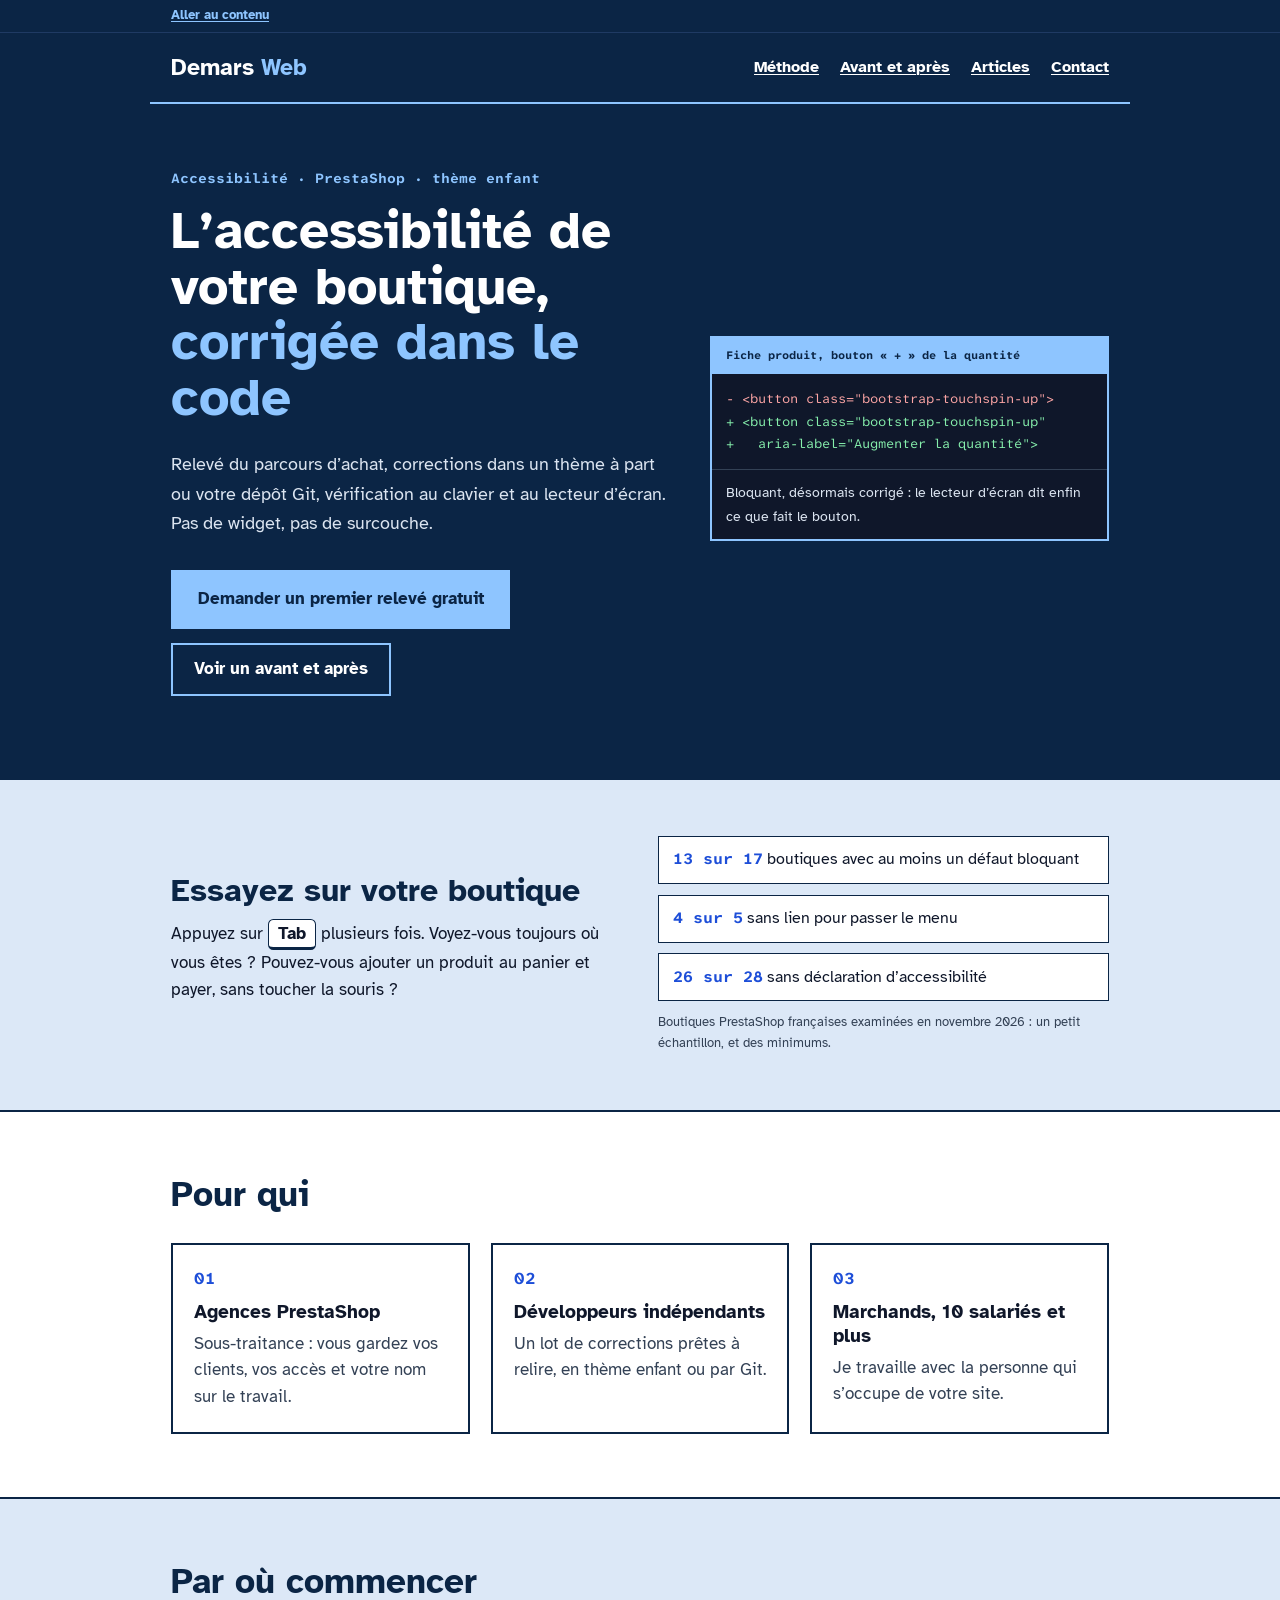
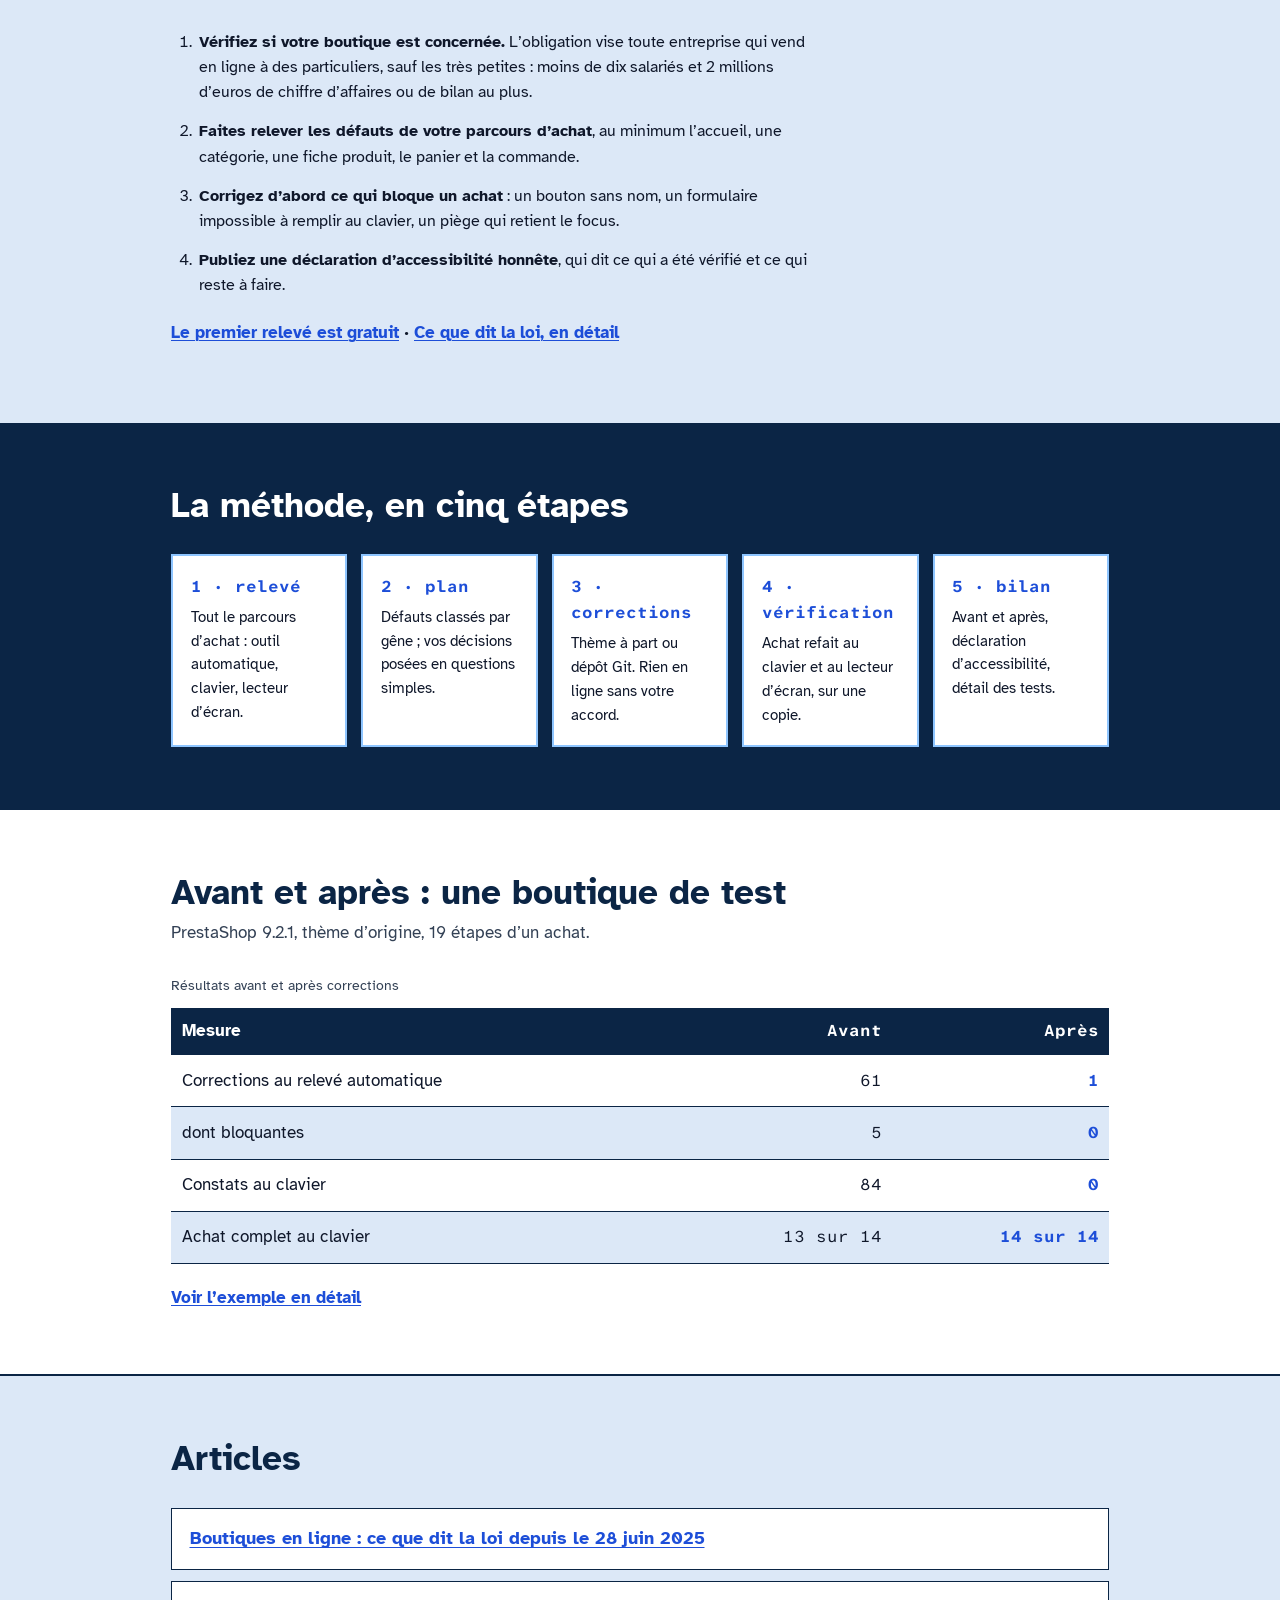
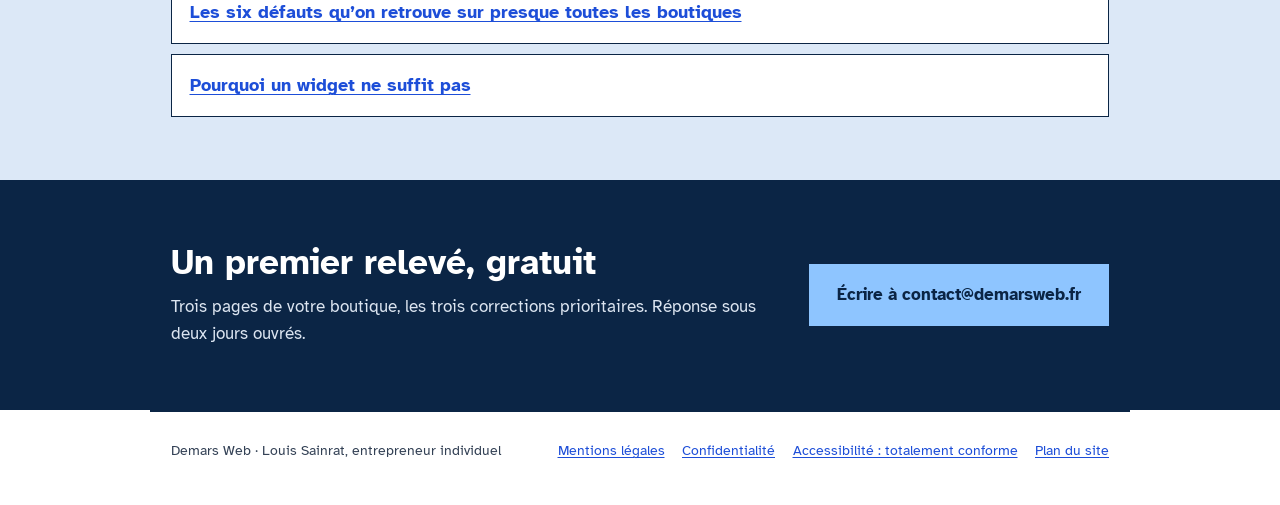
<file: index.html>
<!doctype html>
<html lang="fr">
<head>
<meta charset="utf-8">
<meta name="viewport" content="width=device-width, initial-scale=1">
<meta name="color-scheme" content="light">
<title>Demars Web — accessibilité des boutiques en ligne</title>
<meta name="description" content="Relevé, corrections dans le code et vérification de l’accessibilité des boutiques en ligne, pour les agences PrestaShop, les développeurs et les marchands.">
<link rel="icon" href="data:,">
<link rel="stylesheet" href="style.css">
<script src="contact.js" defer></script>
</head>
<body>
<div class="barre-evitement"><div class="conteneur"><a class="evitement" href="#contenu">Aller au contenu</a></div></div>

<div class="fonce">
  <header class="entete conteneur">
    <a class="marque" href="/" aria-current="page">Demars <span>Web</span></a>
    <nav class="menu" aria-label="Menu principal">
      <ul>
        <li><a href="#methode">Méthode</a></li>
        <li><a href="/avant-apres">Avant et après</a></li>
        <li><a href="/articles/">Articles</a></li>
        <li><a href="#contact">Contact</a></li>
      </ul>
    </nav>
  </header>
    </div>

<main id="contenu">
  <div class="fonce">
    <div class="ouverture conteneur">
      <div class="ouverture-texte">
        <p class="surtitre">Accessibilité <span aria-hidden="true">·</span> PrestaShop <span aria-hidden="true">·</span> thème enfant</p>
        <h1>L’accessibilité de votre boutique, <span>corrigée dans le code</span></h1>
        <p class="chapo">Relevé du parcours d’achat, corrections dans un thème à part ou votre dépôt Git, vérification au clavier et au lecteur d’écran. Pas de widget, pas de surcouche.</p>
        <p class="actions">
          <a class="bouton-principal" href="#contact">Demander un premier relevé gratuit</a>
          <a class="bouton-secondaire" href="/avant-apres">Voir un avant et après</a>
        </p>
      </div>
      <figure class="code">
        <p class="code-titre">Fiche produit, bouton « + » de la quantité</p>
        <div class="code-lignes">
          <p class="retire"><span class="visuellement-cache">Avant : </span>- &lt;button class="bootstrap-touchspin-up"&gt;</p>
          <p class="ajoute"><span class="visuellement-cache">Après : </span>+ &lt;button class="bootstrap-touchspin-up"</p>
          <p class="ajoute">+   aria-label="Augmenter la quantité"&gt;</p>
        </div>
        <figcaption>Bloquant, désormais corrigé : le lecteur d’écran dit enfin ce que fait le bouton.</figcaption>
      </figure>
    </div>
  </div>

  <section class="section-pale trait-bas" aria-labelledby="essai-titre">
    <div class="essai conteneur">
      <div>
        <h2 id="essai-titre">Essayez sur votre boutique</h2>
        <p>Appuyez sur <kbd>Tab</kbd> plusieurs fois. Voyez-vous toujours où vous êtes&nbsp;? Pouvez-vous ajouter un produit au panier et payer, sans toucher la souris&nbsp;?</p>
      </div>
      <div>
        <ul class="chiffres">
          <li><strong class="mono">13 sur 17</strong> boutiques avec au moins un défaut bloquant</li>
          <li><strong class="mono">4 sur 5</strong> sans lien pour passer le menu</li>
          <li><strong class="mono">26 sur 28</strong> sans déclaration d’accessibilité</li>
        </ul>
        <p class="note">Boutiques PrestaShop françaises examinées en novembre 2026&nbsp;: un petit échantillon, et des minimums.</p>
      </div>
    </div>
  </section>

  <section class="section conteneur" aria-labelledby="pour-qui">
    <h2 id="pour-qui">Pour qui</h2>
    <ul class="cartes">
      <li>
        <p class="mono" aria-hidden="true">01</p>
        <h3>Agences PrestaShop</h3>
        <p>Sous-traitance&nbsp;: vous gardez vos clients, vos accès et votre nom sur le travail.</p>
      </li>
      <li>
        <p class="mono" aria-hidden="true">02</p>
        <h3>Développeurs indépendants</h3>
        <p>Un lot de corrections prêtes à relire, en thème enfant ou par Git.</p>
      </li>
      <li>
        <p class="mono" aria-hidden="true">03</p>
        <h3>Marchands, 10 salariés et plus</h3>
        <p>Je travaille avec la personne qui s’occupe de votre site.</p>
      </li>
    </ul>
  </section>

  <section class="section-pale trait-haut" aria-labelledby="commencer-titre">
    <div class="section conteneur">
      <h2 id="commencer-titre">Par où commencer</h2>
      <ol class="commencer">
        <li><strong>Vérifiez si votre boutique est concernée.</strong> L’obligation vise toute entreprise qui vend en ligne à des particuliers, sauf les très petites&nbsp;: moins de dix salariés et 2&nbsp;millions d’euros de chiffre d’affaires ou de bilan au plus.</li>
        <li><strong>Faites relever les défauts de votre parcours d’achat</strong>, au minimum l’accueil, une catégorie, une fiche produit, le panier et la commande.</li>
        <li><strong>Corrigez d’abord ce qui bloque un achat</strong>&nbsp;: un bouton sans nom, un formulaire impossible à remplir au clavier, un piège qui retient le focus.</li>
        <li><strong>Publiez une déclaration d’accessibilité honnête</strong>, qui dit ce qui a été vérifié et ce qui reste à faire.</li>
      </ol>
      <p class="commencer-suite"><a href="#contact">Le premier relevé est gratuit</a> <span aria-hidden="true">·</span> <a href="/articles/loi-boutiques-en-ligne">Ce que dit la loi, en détail</a></p>
    </div>
  </section>

  <section id="methode" class="fonce" aria-labelledby="methode-titre">
    <div class="section conteneur">
      <h2 id="methode-titre">La méthode, en cinq étapes</h2>
      <ol class="etapes">
        <li><p class="mono">1 <span aria-hidden="true">·</span> relevé</p><p>Tout le parcours d’achat&nbsp;: outil automatique, clavier, lecteur d’écran.</p></li>
        <li><p class="mono">2 <span aria-hidden="true">·</span> plan</p><p>Défauts classés par gêne&nbsp;; vos décisions posées en questions simples.</p></li>
        <li><p class="mono">3 <span aria-hidden="true">·</span> corrections</p><p>Thème à part ou dépôt Git. Rien en ligne sans votre accord.</p></li>
        <li><p class="mono">4 <span aria-hidden="true">·</span> vérification</p><p>Achat refait au clavier et au lecteur d’écran, sur une copie.</p></li>
        <li><p class="mono">5 <span aria-hidden="true">·</span> bilan</p><p>Avant et après, déclaration d’accessibilité, détail des tests.</p></li>
      </ol>
    </div>
  </section>

  <section id="avant-apres" class="section conteneur" aria-labelledby="aa-titre">
    <h2 id="aa-titre">Avant et après&nbsp;: une boutique de test</h2>
    <p class="sous-titre">PrestaShop 9.2.1, thème d’origine, 19 étapes d’un achat.</p>
    <div class="tableau" role="region" aria-labelledby="resultats-titre" tabindex="0">
    <table class="resultats">
      <caption id="resultats-titre">Résultats avant et après corrections</caption>
      <thead>
        <tr><th scope="col">Mesure</th><th scope="col" class="nombre">Avant</th><th scope="col" class="nombre">Après</th></tr>
      </thead>
      <tbody>
        <tr><th scope="row">Corrections au relevé automatique</th><td class="nombre">61</td><td class="nombre apres">1</td></tr>
        <tr><th scope="row">dont bloquantes</th><td class="nombre">5</td><td class="nombre apres">0</td></tr>
        <tr><th scope="row">Constats au clavier</th><td class="nombre">84</td><td class="nombre apres">0</td></tr>
        <tr><th scope="row">Achat complet au clavier</th><td class="nombre">13 sur 14</td><td class="nombre apres">14 sur 14</td></tr>
      </tbody>
    </table>
    </div>
    <p class="suite"><a href="/avant-apres">Voir l’exemple en détail</a></p>
  </section>

  <section id="articles" class="section-pale trait-haut" aria-labelledby="art-titre">
    <div class="section conteneur">
      <h2 id="art-titre">Articles</h2>
      <ul class="liste-articles">
        <li><a href="/articles/loi-boutiques-en-ligne">Boutiques en ligne&nbsp;: ce que dit la loi depuis le 28&nbsp;juin 2025</a></li>
        <li><a href="/articles/six-defauts-courants">Les six défauts qu’on retrouve sur presque toutes les boutiques</a></li>
        <li><a href="/articles/widget-ne-suffit-pas">Pourquoi un widget ne suffit pas</a></li>
      </ul>
    </div>
  </section>

  <section id="contact" class="fonce" aria-labelledby="contact-titre">
    <div class="section contact conteneur">
      <div>
        <h2 id="contact-titre">Un premier relevé, gratuit</h2>
        <p>Trois pages de votre boutique, les trois corrections prioritaires. Réponse sous deux jours ouvrés.</p>
      </div>
      <p class="contact-bouton" data-contact data-avant="Écrire à " data-sujet="Relevé gratuit" data-classe="bouton-principal">Écrivez-moi&nbsp;: <span class="adresse-secours">contact, arobase, demarsweb point fr</span></p>
    </div>
  </section>
</main>

<footer class="pied conteneur">
  <p>Demars Web <span aria-hidden="true">·</span> Louis Sainrat, entrepreneur individuel</p>
  <nav aria-label="Informations sur le site">
    <ul>
      <li><a href="/mentions-legales">Mentions légales</a></li>
      <li><a href="/confidentialite">Confidentialité</a></li>
      <li><a href="/accessibilite">Accessibilité&nbsp;: totalement conforme</a></li>
      <li><a href="/plan-du-site">Plan du site</a></li>
    </ul>
  </nav>
</footer>
</body>
</html>
</file>
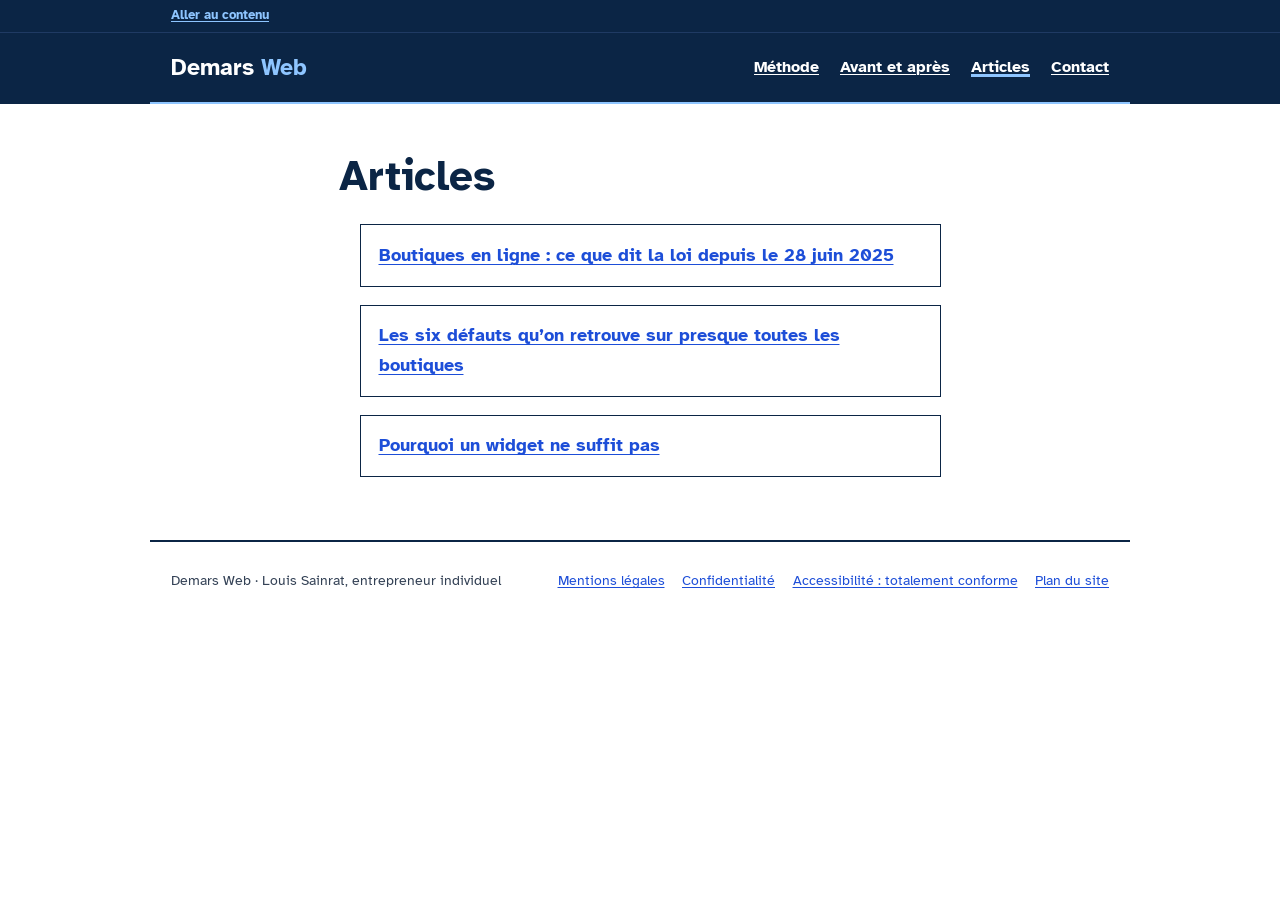
<file: articles/index.html>
<!doctype html>
<html lang="fr">
<head>
<meta charset="utf-8">
<meta name="viewport" content="width=device-width, initial-scale=1">
<meta name="color-scheme" content="light">
<title>Articles — Demars Web</title>
<meta name="description" content="Articles de Demars Web sur l’accessibilité des boutiques en ligne.">
<link rel="icon" href="data:,">
<link rel="stylesheet" href="../style.css">
</head>
<body>
<div class="barre-evitement"><div class="conteneur"><a class="evitement" href="#contenu">Aller au contenu</a></div></div>

<div class="fonce">
  <header class="entete conteneur">
    <a class="marque" href="/">Demars <span>Web</span></a>
    <nav class="menu" aria-label="Menu principal">
      <ul>
        <li><a href="/#methode">Méthode</a></li>
        <li><a href="/avant-apres">Avant et après</a></li>
        <li><a href="/articles/" aria-current="page">Articles</a></li>
        <li><a href="/#contact">Contact</a></li>
      </ul>
    </nav>
  </header>
</div>

<main id="contenu" class="page-texte conteneur">
<h1>Articles</h1>

<ul class="liste-articles">
  <li><a href="/articles/loi-boutiques-en-ligne">Boutiques en ligne&nbsp;: ce que dit la loi depuis le 28 juin 2025</a></li>
  <li><a href="/articles/six-defauts-courants">Les six défauts qu’on retrouve sur presque toutes les boutiques</a></li>
  <li><a href="/articles/widget-ne-suffit-pas">Pourquoi un widget ne suffit pas</a></li>
</ul>
</main>

<footer class="pied conteneur">
  <p>Demars Web <span aria-hidden="true">·</span> Louis Sainrat, entrepreneur individuel</p>
  <nav aria-label="Informations sur le site">
    <ul>
      <li><a href="/mentions-legales">Mentions légales</a></li>
      <li><a href="/confidentialite">Confidentialité</a></li>
      <li><a href="/accessibilite">Accessibilité&nbsp;: totalement conforme</a></li>
      <li><a href="/plan-du-site">Plan du site</a></li>
    </ul>
  </nav>
</footer>
</body>
</html>
</file>
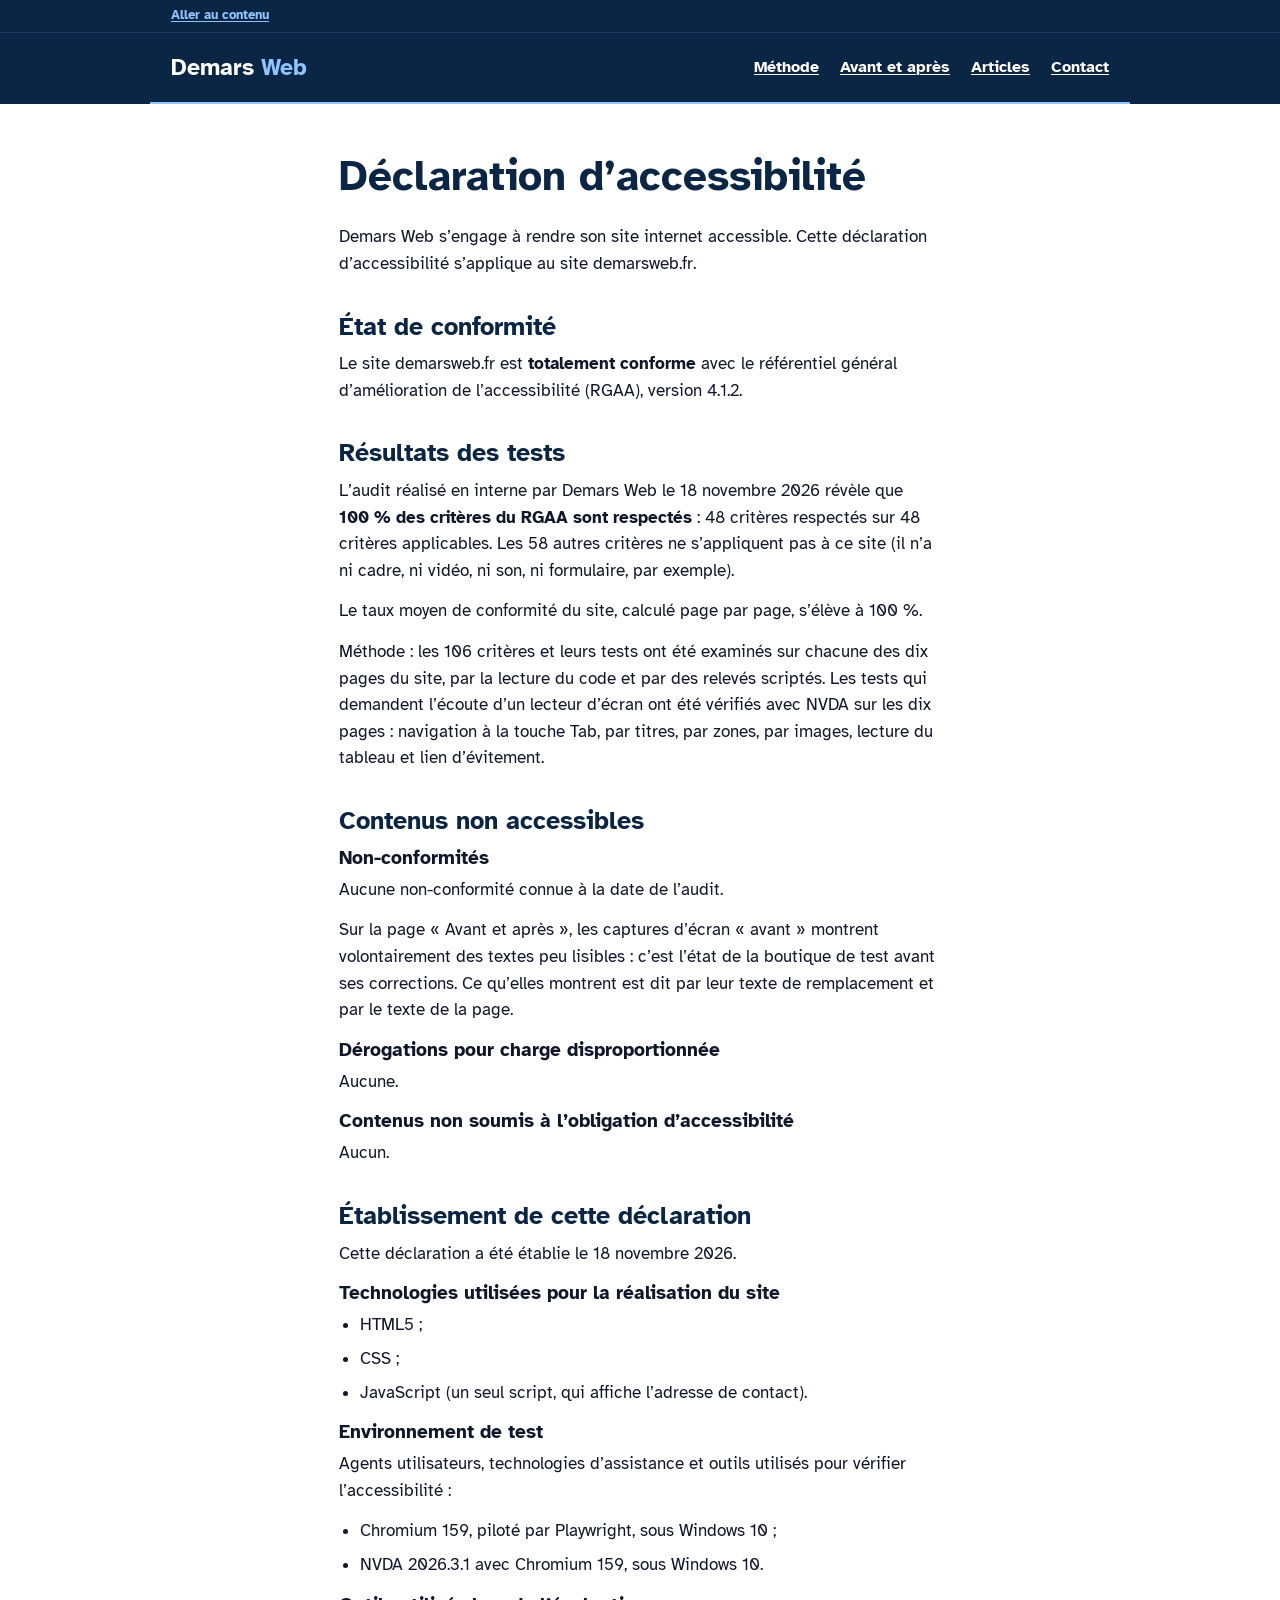
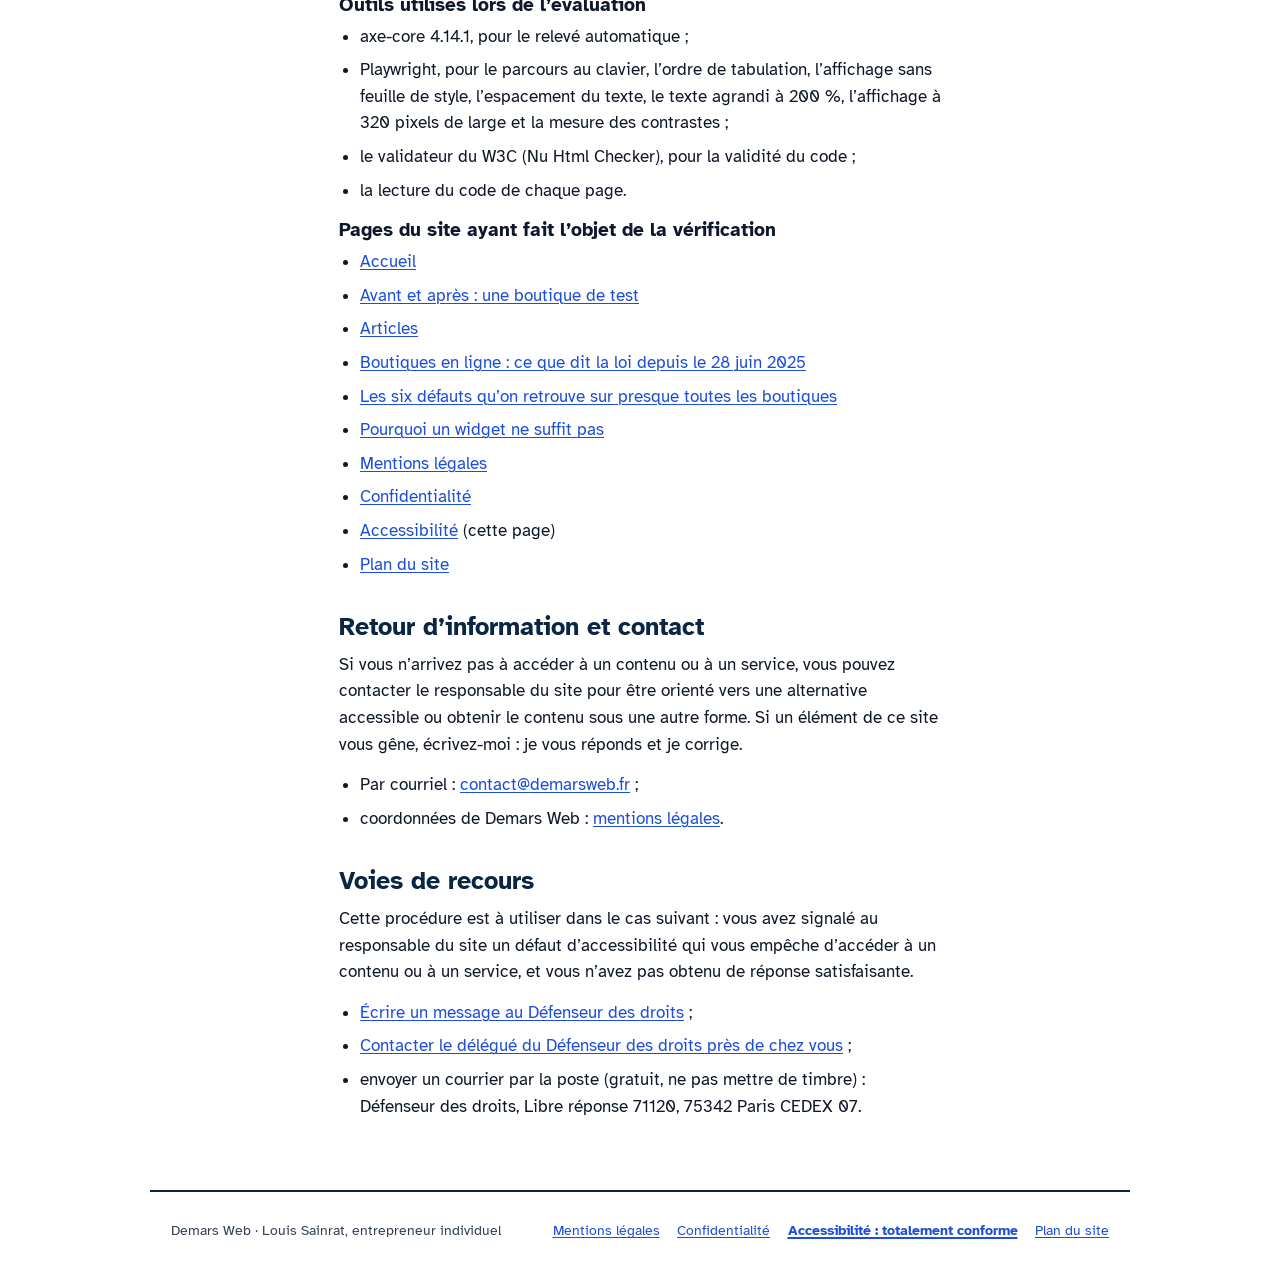
<file: accessibilite.html>
<!doctype html>
<html lang="fr">
<head>
<meta charset="utf-8">
<meta name="viewport" content="width=device-width, initial-scale=1">
<meta name="color-scheme" content="light">
<title>Déclaration d’accessibilité — Demars Web</title>
<meta name="description" content="Déclaration d’accessibilité du site demarsweb.fr : état, résultats des tests, environnement de test, contact et voies de recours.">
<link rel="icon" href="data:,">
<link rel="stylesheet" href="style.css">
<script src="contact.js" defer></script>
</head>
<body>
<div class="barre-evitement"><div class="conteneur"><a class="evitement" href="#contenu">Aller au contenu</a></div></div>

<div class="fonce">
  <header class="entete conteneur">
    <a class="marque" href="/">Demars <span>Web</span></a>
    <nav class="menu" aria-label="Menu principal">
      <ul>
        <li><a href="/#methode">Méthode</a></li>
        <li><a href="/avant-apres">Avant et après</a></li>
        <li><a href="/articles/">Articles</a></li>
        <li><a href="/#contact">Contact</a></li>
      </ul>
    </nav>
  </header>
</div>

<main id="contenu" class="page-texte conteneur">
<h1>Déclaration d’accessibilité</h1>

<p>Demars Web s’engage à rendre son site internet accessible. Cette déclaration d’accessibilité s’applique au site demarsweb.fr.</p>

<h2>État de conformité</h2>
<p>Le site demarsweb.fr est <strong>totalement conforme</strong> avec le référentiel général d’amélioration de l’accessibilité (RGAA), version&nbsp;4.1.2.</p>

<h2>Résultats des tests</h2>
<p>L’audit réalisé en interne par Demars Web le <time datetime="2026-11-18">18&nbsp;novembre 2026</time> révèle que <strong>100&nbsp;% des critères du RGAA sont respectés</strong>&nbsp;: 48 critères respectés sur 48 critères applicables. Les 58 autres critères ne s’appliquent pas à ce site (il n’a ni cadre, ni vidéo, ni son, ni formulaire, par exemple).</p>
<p>Le taux moyen de conformité du site, calculé page par page, s’élève à 100&nbsp;%.</p>
<p>Méthode&nbsp;: les 106&nbsp;critères et leurs tests ont été examinés sur chacune des dix pages du site, par la lecture du code et par des relevés scriptés. Les tests qui demandent l’écoute d’un lecteur d’écran ont été vérifiés avec NVDA sur les dix pages&nbsp;: navigation à la touche Tab, par titres, par zones, par images, lecture du tableau et lien d’évitement.</p>

<h2>Contenus non accessibles</h2>

<h3>Non-conformités</h3>
<p>Aucune non-conformité connue à la date de l’audit.</p>
<p>Sur la page «&nbsp;Avant et après&nbsp;», les captures d’écran «&nbsp;avant&nbsp;» montrent volontairement des textes peu lisibles&nbsp;: c’est l’état de la boutique de test avant ses corrections. Ce qu’elles montrent est dit par leur texte de remplacement et par le texte de la page.</p>

<h3>Dérogations pour charge disproportionnée</h3>
<p>Aucune.</p>

<h3>Contenus non soumis à l’obligation d’accessibilité</h3>
<p>Aucun.</p>

<h2>Établissement de cette déclaration</h2>
<p>Cette déclaration a été établie le <time datetime="2026-11-18">18&nbsp;novembre 2026</time>.</p>

<h3>Technologies utilisées pour la réalisation du site</h3>
<ul>
  <li>HTML5&nbsp;;</li>
  <li>CSS&nbsp;;</li>
  <li>JavaScript (un seul script, qui affiche l’adresse de contact).</li>
</ul>

<h3>Environnement de test</h3>
<p>Agents utilisateurs, technologies d’assistance et outils utilisés pour vérifier l’accessibilité&nbsp;:</p>
<ul>
  <li>Chromium&nbsp;159, piloté par Playwright, sous Windows&nbsp;10&nbsp;;</li>
  <li>NVDA&nbsp;2026.3.1 avec Chromium&nbsp;159, sous Windows&nbsp;10.</li>
</ul>

<h3>Outils utilisés lors de l’évaluation</h3>
<ul>
  <li>axe-core&nbsp;4.14.1, pour le relevé automatique&nbsp;;</li>
  <li>Playwright, pour le parcours au clavier, l’ordre de tabulation, l’affichage sans feuille de style, l’espacement du texte, le texte agrandi à 200&nbsp;%, l’affichage à 320&nbsp;pixels de large et la mesure des contrastes&nbsp;;</li>
  <li>le validateur du W3C (Nu Html Checker), pour la validité du code&nbsp;;</li>
  <li>la lecture du code de chaque page.</li>
</ul>

<h3>Pages du site ayant fait l’objet de la vérification</h3>
<ul>
  <li><a href="/">Accueil</a></li>
  <li><a href="/avant-apres">Avant et après&nbsp;: une boutique de test</a></li>
  <li><a href="/articles/">Articles</a></li>
  <li><a href="/articles/loi-boutiques-en-ligne">Boutiques en ligne&nbsp;: ce que dit la loi depuis le 28 juin 2025</a></li>
  <li><a href="/articles/six-defauts-courants">Les six défauts qu’on retrouve sur presque toutes les boutiques</a></li>
  <li><a href="/articles/widget-ne-suffit-pas">Pourquoi un widget ne suffit pas</a></li>
  <li><a href="/mentions-legales">Mentions légales</a></li>
  <li><a href="/confidentialite">Confidentialité</a></li>
  <li><a href="/accessibilite" aria-current="page">Accessibilité</a> (cette page)</li>
  <li><a href="/plan-du-site">Plan du site</a></li>
</ul>

<h2>Retour d’information et contact</h2>
<p>Si vous n’arrivez pas à accéder à un contenu ou à un service, vous pouvez contacter le responsable du site pour être orienté vers une alternative accessible ou obtenir le contenu sous une autre forme. Si un élément de ce site vous gêne, écrivez-moi&nbsp;: je vous réponds et je corrige.</p>
<ul>
  <li>Par courriel&nbsp;: <span data-contact><span class="adresse-secours">contact, arobase, demarsweb point fr</span></span>&nbsp;;</li>
  <li>coordonnées de Demars Web&nbsp;: <a href="/mentions-legales">mentions légales</a>.</li>
</ul>

<h2>Voies de recours</h2>
<p>Cette procédure est à utiliser dans le cas suivant&nbsp;: vous avez signalé au responsable du site un défaut d’accessibilité qui vous empêche d’accéder à un contenu ou à un service, et vous n’avez pas obtenu de réponse satisfaisante.</p>
<ul>
  <li><a href="https://www.defenseurdesdroits.fr/nous-contacter-355">Écrire un message au Défenseur des droits</a>&nbsp;;</li>
  <li><a href="https://www.defenseurdesdroits.fr/carte-des-delegues">Contacter le délégué du Défenseur des droits près de chez vous</a>&nbsp;;</li>
  <li>envoyer un courrier par la poste (gratuit, ne pas mettre de timbre)&nbsp;: Défenseur des droits, Libre réponse 71120, 75342 Paris CEDEX&nbsp;07.</li>
</ul>
</main>

<footer class="pied conteneur">
  <p>Demars Web <span aria-hidden="true">·</span> Louis Sainrat, entrepreneur individuel</p>
  <nav aria-label="Informations sur le site">
    <ul>
      <li><a href="/mentions-legales">Mentions légales</a></li>
      <li><a href="/confidentialite">Confidentialité</a></li>
      <li><a href="/accessibilite" aria-current="page">Accessibilité&nbsp;: totalement conforme</a></li>
      <li><a href="/plan-du-site">Plan du site</a></li>
    </ul>
  </nav>
</footer>
</body>
</html>
</file>
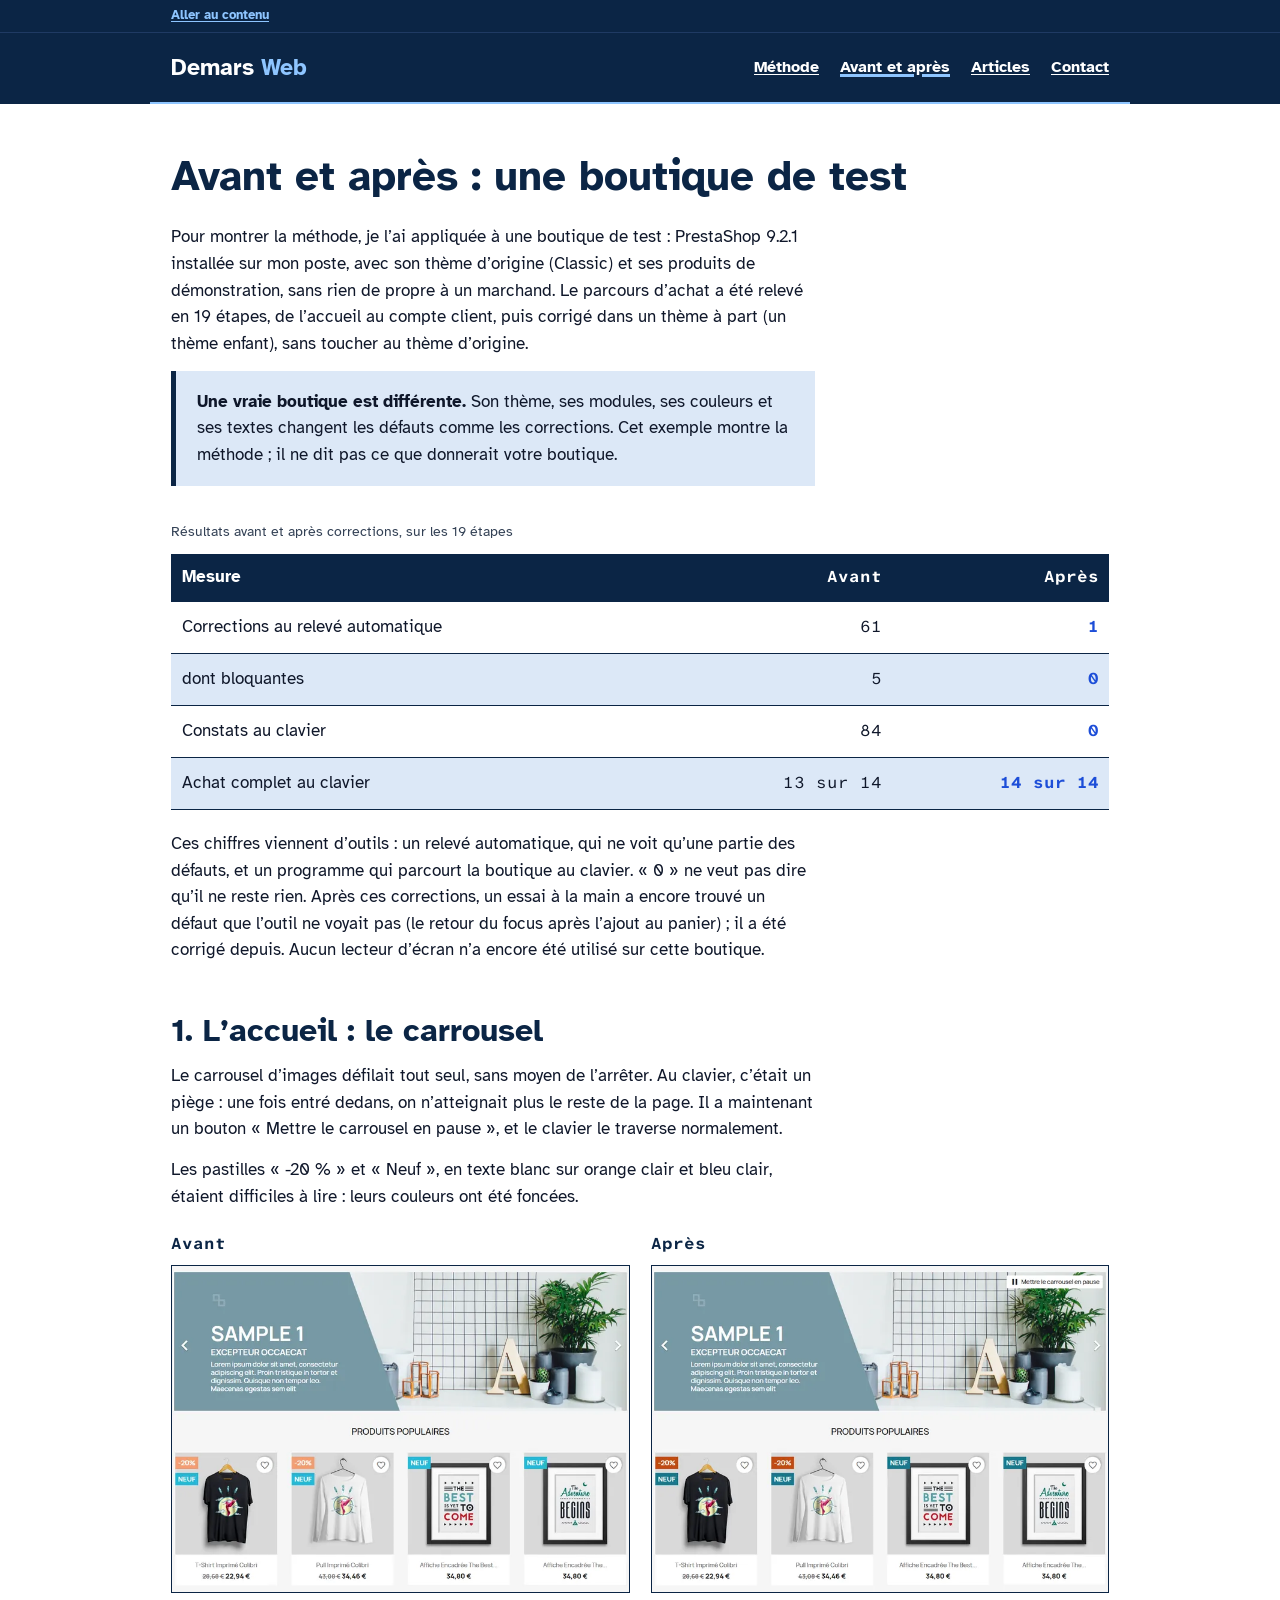
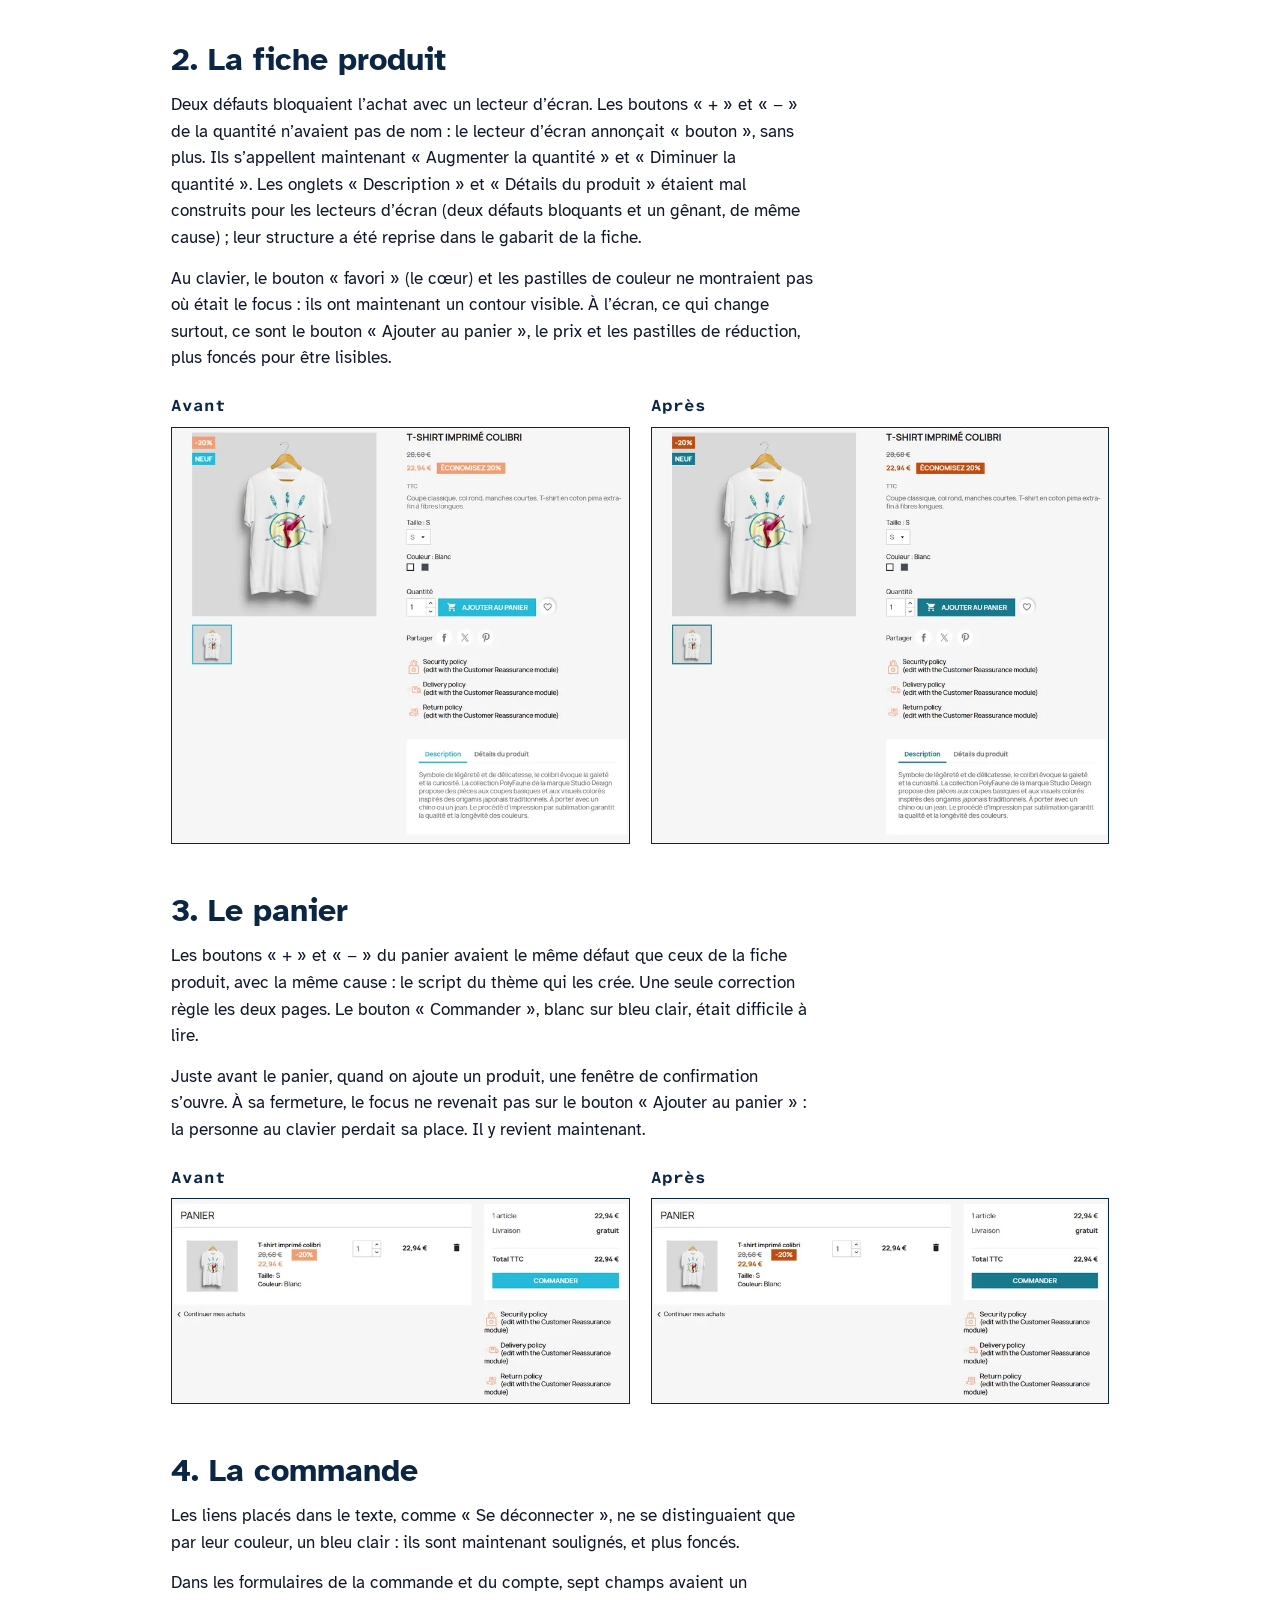
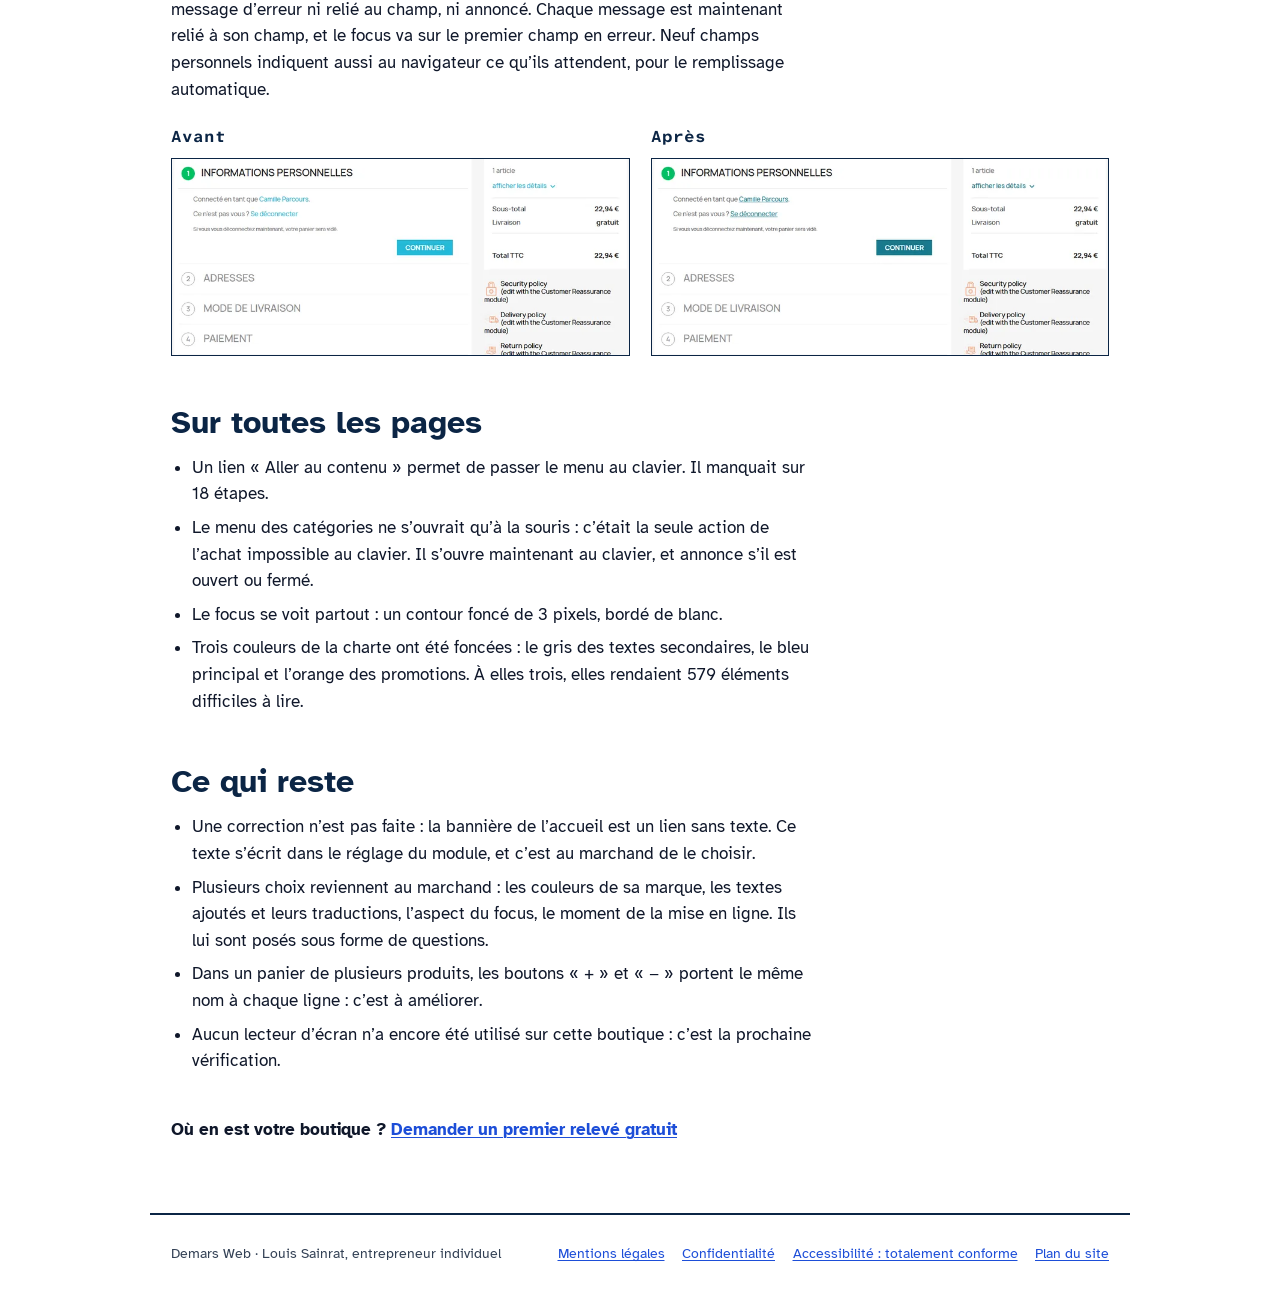
<file: avant-apres.html>
<!doctype html>
<html lang="fr">
<head>
<meta charset="utf-8">
<meta name="viewport" content="width=device-width, initial-scale=1">
<meta name="color-scheme" content="light">
<title>Avant et après — Demars Web</title>
<meta name="description" content="Une boutique PrestaShop de test, avant et après corrections de son accessibilité : chiffres et images.">
<link rel="icon" href="data:,">
<link rel="stylesheet" href="style.css">
</head>
<body>
<div class="barre-evitement"><div class="conteneur"><a class="evitement" href="#contenu">Aller au contenu</a></div></div>

<div class="fonce">
  <header class="entete conteneur">
    <a class="marque" href="/">Demars <span>Web</span></a>
    <nav class="menu" aria-label="Menu principal">
      <ul>
        <li><a href="/#methode">Méthode</a></li>
        <li><a href="/avant-apres" aria-current="page">Avant et après</a></li>
        <li><a href="/articles/">Articles</a></li>
        <li><a href="/#contact">Contact</a></li>
      </ul>
    </nav>
  </header>
</div>

<main id="contenu" class="page-large conteneur">
<h1>Avant et après&nbsp;: une boutique de test</h1>

<p>Pour montrer la méthode, je l’ai appliquée à une boutique de test&nbsp;: PrestaShop&nbsp;9.2.1 installée sur mon poste, avec son thème d’origine (Classic) et ses produits de démonstration, sans rien de propre à un marchand. Le parcours d’achat a été relevé en 19 étapes, de l’accueil au compte client, puis corrigé dans un thème à part (un thème enfant), sans toucher au thème d’origine.</p>

<div class="encadre">
<p><strong>Une vraie boutique est différente.</strong> Son thème, ses modules, ses couleurs et ses textes changent les défauts comme les corrections. Cet exemple montre la méthode&nbsp;; il ne dit pas ce que donnerait votre boutique.</p>
</div>

<div class="tableau" role="region" aria-labelledby="resultats-titre" tabindex="0">
<table class="resultats">
  <caption id="resultats-titre">Résultats avant et après corrections, sur les 19 étapes</caption>
  <thead>
    <tr><th scope="col">Mesure</th><th scope="col" class="nombre">Avant</th><th scope="col" class="nombre">Après</th></tr>
  </thead>
  <tbody>
    <tr><th scope="row">Corrections au relevé automatique</th><td class="nombre">61</td><td class="nombre apres">1</td></tr>
    <tr><th scope="row">dont bloquantes</th><td class="nombre">5</td><td class="nombre apres">0</td></tr>
    <tr><th scope="row">Constats au clavier</th><td class="nombre">84</td><td class="nombre apres">0</td></tr>
    <tr><th scope="row">Achat complet au clavier</th><td class="nombre">13 sur 14</td><td class="nombre apres">14 sur 14</td></tr>
  </tbody>
</table>
</div>

<p>Ces chiffres viennent d’outils&nbsp;: un relevé automatique, qui ne voit qu’une partie des défauts, et un programme qui parcourt la boutique au clavier. «&nbsp;0&nbsp;» ne veut pas dire qu’il ne reste rien. Après ces corrections, un essai à la main a encore trouvé un défaut que l’outil ne voyait pas (le retour du focus après l’ajout au panier)&nbsp;; il a été corrigé depuis. Aucun lecteur d’écran n’a encore été utilisé sur cette boutique.</p>

<section class="etape" aria-labelledby="etape-1">
<h2 id="etape-1">1. L’accueil&nbsp;: le carrousel</h2>
<p>Le carrousel d’images défilait tout seul, sans moyen de l’arrêter. Au clavier, c’était un piège&nbsp;: une fois entré dedans, on n’atteignait plus le reste de la page. Il a maintenant un bouton «&nbsp;Mettre le carrousel en pause&nbsp;», et le clavier le traverse normalement.</p>
<p>Les pastilles «&nbsp;-20&nbsp;%&nbsp;» et «&nbsp;Neuf&nbsp;», en texte blanc sur orange clair et bleu clair, étaient difficiles à lire&nbsp;: leurs couleurs ont été foncées.</p>
<div class="images">
  <figure role="figure" aria-label="Avant">
    <figcaption>Avant</figcaption>
    <img src="images/accueil-avant.webp" width="760" height="543" alt="Accueil de la boutique, carrousel sans bouton de pause, pastilles pâles">
  </figure>
  <figure role="figure" aria-label="Après">
    <figcaption>Après</figcaption>
    <img src="images/accueil-apres.webp" width="760" height="543" alt="Bouton « Mettre le carrousel en pause » ajouté, pastilles plus foncées">
  </figure>
</div>
</section>
<section class="etape" aria-labelledby="etape-2">
<h2 id="etape-2">2. La fiche produit</h2>
<p>Deux défauts bloquaient l’achat avec un lecteur d’écran. Les boutons «&nbsp;+&nbsp;» et «&nbsp;−&nbsp;» de la quantité n’avaient pas de nom&nbsp;: le lecteur d’écran annonçait «&nbsp;bouton&nbsp;», sans plus. Ils s’appellent maintenant «&nbsp;Augmenter la quantité&nbsp;» et «&nbsp;Diminuer la quantité&nbsp;». Les onglets «&nbsp;Description&nbsp;» et «&nbsp;Détails du produit&nbsp;» étaient mal construits pour les lecteurs d’écran (deux défauts bloquants et un gênant, de même cause)&nbsp;; leur structure a été reprise dans le gabarit de la fiche.</p>
<p>Au clavier, le bouton «&nbsp;favori&nbsp;» (le cœur) et les pastilles de couleur ne montraient pas où était le focus&nbsp;: ils ont maintenant un contour visible. À l’écran, ce qui change surtout, ce sont le bouton «&nbsp;Ajouter au panier&nbsp;», le prix et les pastilles de réduction, plus foncés pour être lisibles.</p>
<div class="images">
  <figure role="figure" aria-label="Avant">
    <figcaption>Avant</figcaption>
    <img src="images/fiche-produit-avant.webp" width="760" height="692" alt="Fiche produit, bouton « Ajouter au panier » et prix réduit pâles">
  </figure>
  <figure role="figure" aria-label="Après">
    <figcaption>Après</figcaption>
    <img src="images/fiche-produit-apres.webp" width="760" height="692" alt="Même fiche, bouton « Ajouter au panier » et prix réduit plus foncés">
  </figure>
</div>
</section>
<section class="etape" aria-labelledby="etape-3">
<h2 id="etape-3">3. Le panier</h2>
<p>Les boutons «&nbsp;+&nbsp;» et «&nbsp;−&nbsp;» du panier avaient le même défaut que ceux de la fiche produit, avec la même cause&nbsp;: le script du thème qui les crée. Une seule correction règle les deux pages. Le bouton «&nbsp;Commander&nbsp;», blanc sur bleu clair, était difficile à lire.</p>
<p>Juste avant le panier, quand on ajoute un produit, une fenêtre de confirmation s’ouvre. À sa fermeture, le focus ne revenait pas sur le bouton «&nbsp;Ajouter au panier&nbsp;»&nbsp;: la personne au clavier perdait sa place. Il y revient maintenant.</p>
<div class="images">
  <figure role="figure" aria-label="Avant">
    <figcaption>Avant</figcaption>
    <img src="images/panier-avant.webp" width="760" height="339" alt="Panier, bouton « Commander » blanc sur bleu clair, peu lisible">
  </figure>
  <figure role="figure" aria-label="Après">
    <figcaption>Après</figcaption>
    <img src="images/panier-apres.webp" width="760" height="339" alt="Même panier, bouton « Commander » blanc sur bleu-vert foncé">
  </figure>
</div>
</section>
<section class="etape" aria-labelledby="etape-4">
<h2 id="etape-4">4. La commande</h2>
<p>Les liens placés dans le texte, comme «&nbsp;Se déconnecter&nbsp;», ne se distinguaient que par leur couleur, un bleu clair&nbsp;: ils sont maintenant soulignés, et plus foncés.</p>
<p>Dans les formulaires de la commande et du compte, sept champs avaient un message d’erreur ni relié au champ, ni annoncé. Chaque message est maintenant relié à son champ, et le focus va sur le premier champ en erreur. Neuf champs personnels indiquent aussi au navigateur ce qu’ils attendent, pour le remplissage automatique.</p>
<div class="images">
  <figure role="figure" aria-label="Avant">
    <figcaption>Avant</figcaption>
    <img src="images/commande-avant.webp" width="760" height="326" alt="Commande, liens bleu clair non soulignés, bouton « Continuer » pâle">
  </figure>
  <figure role="figure" aria-label="Après">
    <figcaption>Après</figcaption>
    <img src="images/commande-apres.webp" width="760" height="326" alt="Même étape, liens soulignés et plus foncés, bouton plus foncé">
  </figure>
</div>
</section>

<section aria-labelledby="partout">
<h2 id="partout">Sur toutes les pages</h2>
<ul>
  <li>Un lien «&nbsp;Aller au contenu&nbsp;» permet de passer le menu au clavier. Il manquait sur 18 étapes.</li>
  <li>Le menu des catégories ne s’ouvrait qu’à la souris&nbsp;: c’était la seule action de l’achat impossible au clavier. Il s’ouvre maintenant au clavier, et annonce s’il est ouvert ou fermé.</li>
  <li>Le focus se voit partout&nbsp;: un contour foncé de 3&nbsp;pixels, bordé de blanc.</li>
  <li>Trois couleurs de la charte ont été foncées&nbsp;: le gris des textes secondaires, le bleu principal et l’orange des promotions. À elles trois, elles rendaient 579 éléments difficiles à lire.</li>
</ul>
</section>

<section aria-labelledby="reste">
<h2 id="reste">Ce qui reste</h2>
<ul>
  <li>Une correction n’est pas faite&nbsp;: la bannière de l’accueil est un lien sans texte. Ce texte s’écrit dans le réglage du module, et c’est au marchand de le choisir.</li>
  <li>Plusieurs choix reviennent au marchand&nbsp;: les couleurs de sa marque, les textes ajoutés et leurs traductions, l’aspect du focus, le moment de la mise en ligne. Ils lui sont posés sous forme de questions.</li>
  <li>Dans un panier de plusieurs produits, les boutons «&nbsp;+&nbsp;» et «&nbsp;−&nbsp;» portent le même nom à chaque ligne&nbsp;: c’est à améliorer.</li>
  <li>Aucun lecteur d’écran n’a encore été utilisé sur cette boutique&nbsp;: c’est la prochaine vérification.</li>
</ul>
</section>

<p class="retour">Où en est votre boutique&nbsp;? <a href="/#contact">Demander un premier relevé gratuit</a></p>
</main>

<footer class="pied conteneur">
  <p>Demars Web <span aria-hidden="true">·</span> Louis Sainrat, entrepreneur individuel</p>
  <nav aria-label="Informations sur le site">
    <ul>
      <li><a href="/mentions-legales">Mentions légales</a></li>
      <li><a href="/confidentialite">Confidentialité</a></li>
      <li><a href="/accessibilite">Accessibilité&nbsp;: totalement conforme</a></li>
      <li><a href="/plan-du-site">Plan du site</a></li>
    </ul>
  </nav>
</footer>
</body>
</html>
</file>
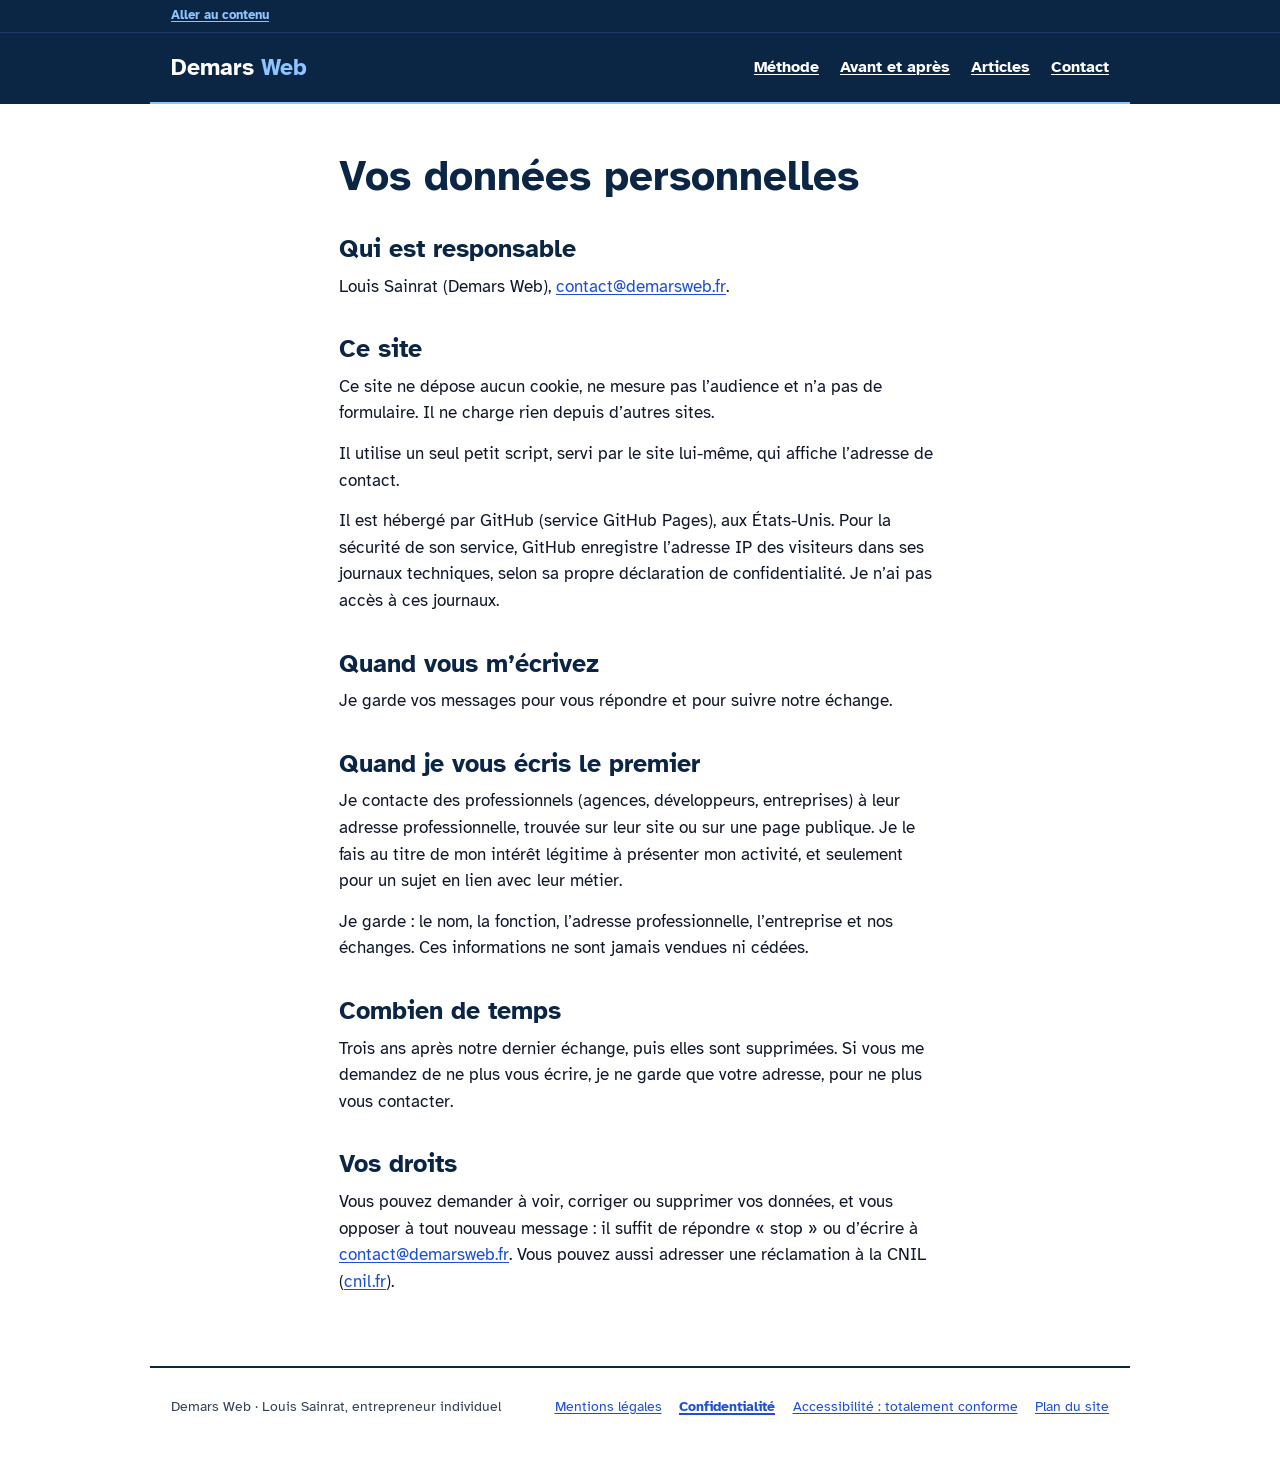
<file: confidentialite.html>
<!doctype html>
<html lang="fr">
<head>
<meta charset="utf-8">
<meta name="viewport" content="width=device-width, initial-scale=1">
<meta name="color-scheme" content="light">
<title>Confidentialité — Demars Web</title>
<meta name="description" content="Données personnelles et confidentialité sur le site demarsweb.fr.">
<link rel="icon" href="data:,">
<link rel="stylesheet" href="style.css">
<script src="contact.js" defer></script>
</head>
<body>
<div class="barre-evitement"><div class="conteneur"><a class="evitement" href="#contenu">Aller au contenu</a></div></div>

<div class="fonce">
  <header class="entete conteneur">
    <a class="marque" href="/">Demars <span>Web</span></a>
    <nav class="menu" aria-label="Menu principal">
      <ul>
        <li><a href="/#methode">Méthode</a></li>
        <li><a href="/avant-apres">Avant et après</a></li>
        <li><a href="/articles/">Articles</a></li>
        <li><a href="/#contact">Contact</a></li>
      </ul>
    </nav>
  </header>
</div>

<main id="contenu" class="page-texte conteneur">
<h1>Vos données personnelles</h1>

<h2>Qui est responsable</h2>
<p>Louis Sainrat (Demars Web), <span data-contact><span class="adresse-secours">contact, arobase, demarsweb point fr</span></span>.</p>

<h2>Ce site</h2>
<p>Ce site ne dépose aucun cookie, ne mesure pas l’audience et n’a pas de formulaire. Il ne charge rien depuis d’autres sites.</p>
<p>Il utilise un seul petit script, servi par le site lui-même, qui affiche l’adresse de contact.</p>
<p>Il est hébergé par GitHub (service GitHub Pages), aux États-Unis. Pour la sécurité de son service, GitHub enregistre l’adresse IP des visiteurs dans ses journaux techniques, selon sa propre déclaration de confidentialité. Je n’ai pas accès à ces journaux.</p>

<h2>Quand vous m’écrivez</h2>
<p>Je garde vos messages pour vous répondre et pour suivre notre échange.</p>

<h2>Quand je vous écris le premier</h2>
<p>Je contacte des professionnels (agences, développeurs, entreprises) à leur adresse professionnelle, trouvée sur leur site ou sur une page publique. Je le fais au titre de mon intérêt légitime à présenter mon activité, et seulement pour un sujet en lien avec leur métier.</p>
<p>Je garde&nbsp;: le nom, la fonction, l’adresse professionnelle, l’entreprise et nos échanges. Ces informations ne sont jamais vendues ni cédées.</p>

<h2>Combien de temps</h2>
<p>Trois ans après notre dernier échange, puis elles sont supprimées. Si vous me demandez de ne plus vous écrire, je ne garde que votre adresse, pour ne plus vous contacter.</p>

<h2>Vos droits</h2>
<p>Vous pouvez demander à voir, corriger ou supprimer vos données, et vous opposer à tout nouveau message&nbsp;: il suffit de répondre «&nbsp;stop&nbsp;» ou d’écrire à <span data-contact><span class="adresse-secours">contact, arobase, demarsweb point fr</span></span>. Vous pouvez aussi adresser une réclamation à la CNIL (<a href="https://www.cnil.fr/">cnil.fr</a>).</p>
</main>

<footer class="pied conteneur">
  <p>Demars Web <span aria-hidden="true">·</span> Louis Sainrat, entrepreneur individuel</p>
  <nav aria-label="Informations sur le site">
    <ul>
      <li><a href="/mentions-legales">Mentions légales</a></li>
      <li><a href="/confidentialite" aria-current="page">Confidentialité</a></li>
      <li><a href="/accessibilite">Accessibilité&nbsp;: totalement conforme</a></li>
      <li><a href="/plan-du-site">Plan du site</a></li>
    </ul>
  </nav>
</footer>
</body>
</html>
</file>
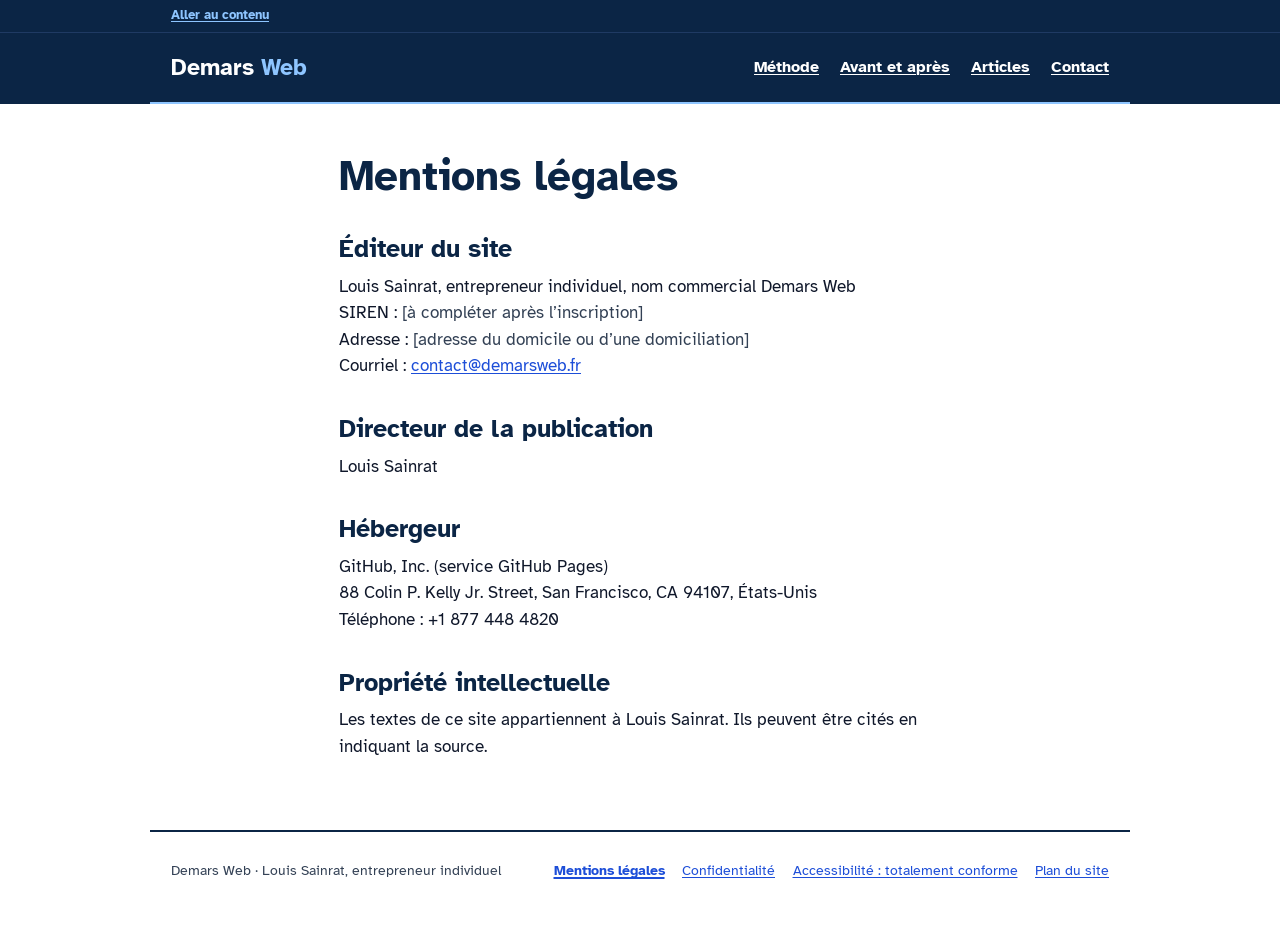
<file: mentions-legales.html>
<!doctype html>
<html lang="fr">
<head>
<meta charset="utf-8">
<meta name="viewport" content="width=device-width, initial-scale=1">
<meta name="color-scheme" content="light">
<title>Mentions légales — Demars Web</title>
<meta name="description" content="Mentions légales du site demarsweb.fr.">
<link rel="icon" href="data:,">
<link rel="stylesheet" href="style.css">
<script src="contact.js" defer></script>
</head>
<body>
<div class="barre-evitement"><div class="conteneur"><a class="evitement" href="#contenu">Aller au contenu</a></div></div>

<div class="fonce">
  <header class="entete conteneur">
    <a class="marque" href="/">Demars <span>Web</span></a>
    <nav class="menu" aria-label="Menu principal">
      <ul>
        <li><a href="/#methode">Méthode</a></li>
        <li><a href="/avant-apres">Avant et après</a></li>
        <li><a href="/articles/">Articles</a></li>
        <li><a href="/#contact">Contact</a></li>
      </ul>
    </nav>
  </header>
</div>

<main id="contenu" class="page-texte conteneur">
<h1>Mentions légales</h1>

<h2>Éditeur du site</h2>
<p>Louis Sainrat, entrepreneur individuel, nom commercial Demars Web<br>
SIREN&nbsp;: <span class="a-completer">[à compléter après l’inscription]</span><br>
Adresse&nbsp;: <span class="a-completer">[adresse du domicile ou d’une domiciliation]</span><br>
Courriel&nbsp;: <span data-contact><span class="adresse-secours">contact, arobase, demarsweb point fr</span></span></p>

<h2>Directeur de la publication</h2>
<p>Louis Sainrat</p>

<h2>Hébergeur</h2>
<p>GitHub, Inc. (service GitHub Pages)<br>
88 Colin P. Kelly Jr. Street, San Francisco, CA&nbsp;94107, États-Unis<br>
Téléphone&nbsp;: +1&nbsp;877&nbsp;448&nbsp;4820</p>

<h2>Propriété intellectuelle</h2>
<p>Les textes de ce site appartiennent à Louis Sainrat. Ils peuvent être cités en indiquant la source.</p>
</main>

<footer class="pied conteneur">
  <p>Demars Web <span aria-hidden="true">·</span> Louis Sainrat, entrepreneur individuel</p>
  <nav aria-label="Informations sur le site">
    <ul>
      <li><a href="/mentions-legales" aria-current="page">Mentions légales</a></li>
      <li><a href="/confidentialite">Confidentialité</a></li>
      <li><a href="/accessibilite">Accessibilité&nbsp;: totalement conforme</a></li>
      <li><a href="/plan-du-site">Plan du site</a></li>
    </ul>
  </nav>
</footer>
</body>
</html>
</file>
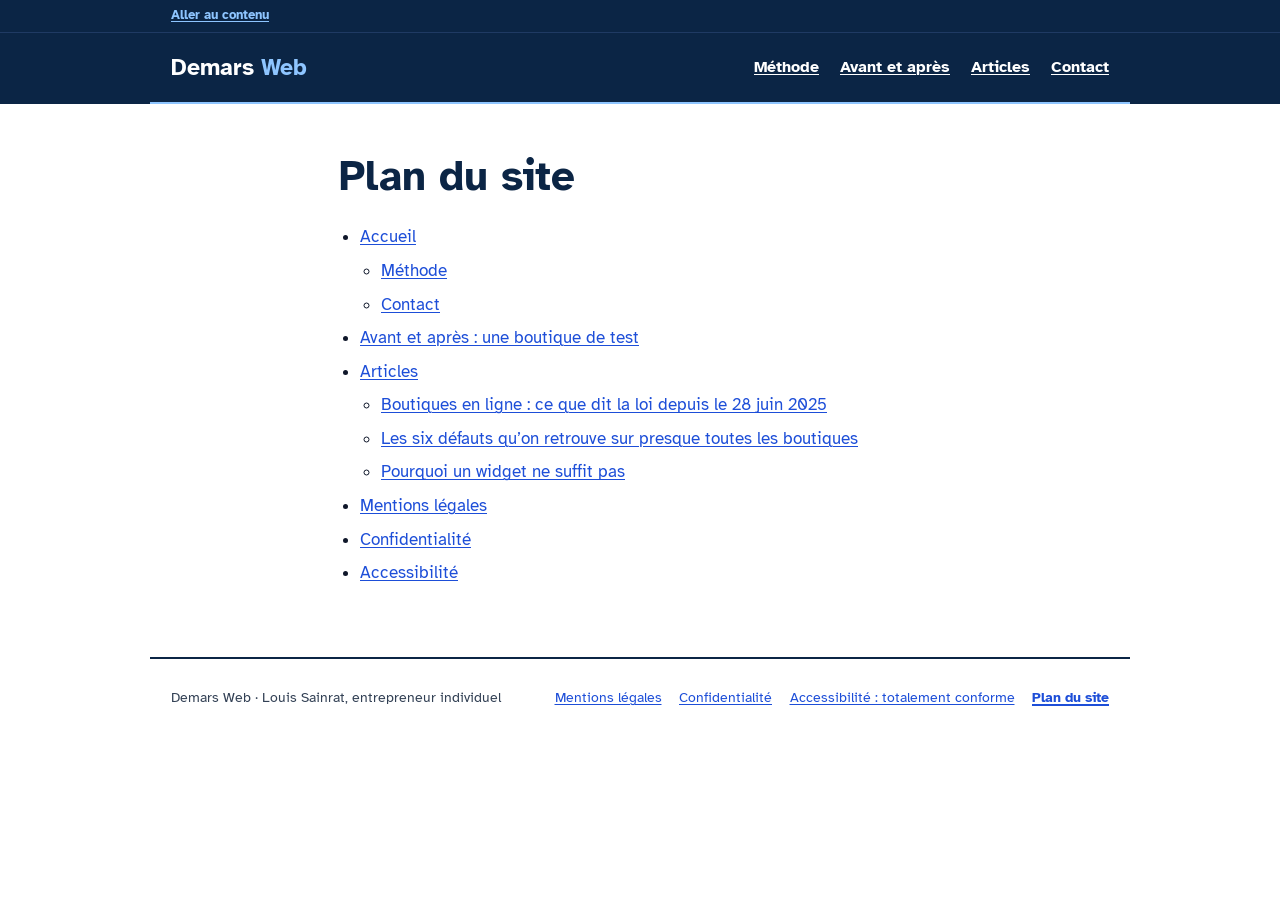
<file: plan-du-site.html>
<!doctype html>
<html lang="fr">
<head>
<meta charset="utf-8">
<meta name="viewport" content="width=device-width, initial-scale=1">
<meta name="color-scheme" content="light">
<title>Plan du site — Demars Web</title>
<meta name="description" content="Plan du site demarsweb.fr : toutes les pages.">
<link rel="icon" href="data:,">
<link rel="stylesheet" href="style.css">
</head>
<body>
<div class="barre-evitement"><div class="conteneur"><a class="evitement" href="#contenu">Aller au contenu</a></div></div>

<div class="fonce">
  <header class="entete conteneur">
    <a class="marque" href="/">Demars <span>Web</span></a>
    <nav class="menu" aria-label="Menu principal">
      <ul>
        <li><a href="/#methode">Méthode</a></li>
        <li><a href="/avant-apres">Avant et après</a></li>
        <li><a href="/articles/">Articles</a></li>
        <li><a href="/#contact">Contact</a></li>
      </ul>
    </nav>
  </header>
</div>

<main id="contenu" class="page-texte conteneur">
<h1>Plan du site</h1>

<ul class="plan">
  <li><a href="/">Accueil</a>
    <ul>
      <li><a href="/#methode">Méthode</a></li>
      <li><a href="/#contact">Contact</a></li>
    </ul>
  </li>
  <li><a href="/avant-apres">Avant et après&nbsp;: une boutique de test</a></li>
  <li><a href="/articles/">Articles</a>
    <ul>
      <li><a href="/articles/loi-boutiques-en-ligne">Boutiques en ligne&nbsp;: ce que dit la loi depuis le 28 juin 2025</a></li>
      <li><a href="/articles/six-defauts-courants">Les six défauts qu’on retrouve sur presque toutes les boutiques</a></li>
      <li><a href="/articles/widget-ne-suffit-pas">Pourquoi un widget ne suffit pas</a></li>
    </ul>
  </li>
  <li><a href="/mentions-legales">Mentions légales</a></li>
  <li><a href="/confidentialite">Confidentialité</a></li>
  <li><a href="/accessibilite">Accessibilité</a></li>
</ul>
</main>

<footer class="pied conteneur">
  <p>Demars Web <span aria-hidden="true">·</span> Louis Sainrat, entrepreneur individuel</p>
  <nav aria-label="Informations sur le site">
    <ul>
      <li><a href="/mentions-legales">Mentions légales</a></li>
      <li><a href="/confidentialite">Confidentialité</a></li>
      <li><a href="/accessibilite">Accessibilité&nbsp;: totalement conforme</a></li>
      <li><a href="/plan-du-site" aria-current="page">Plan du site</a></li>
    </ul>
  </nav>
</footer>
</body>
</html>
</file>
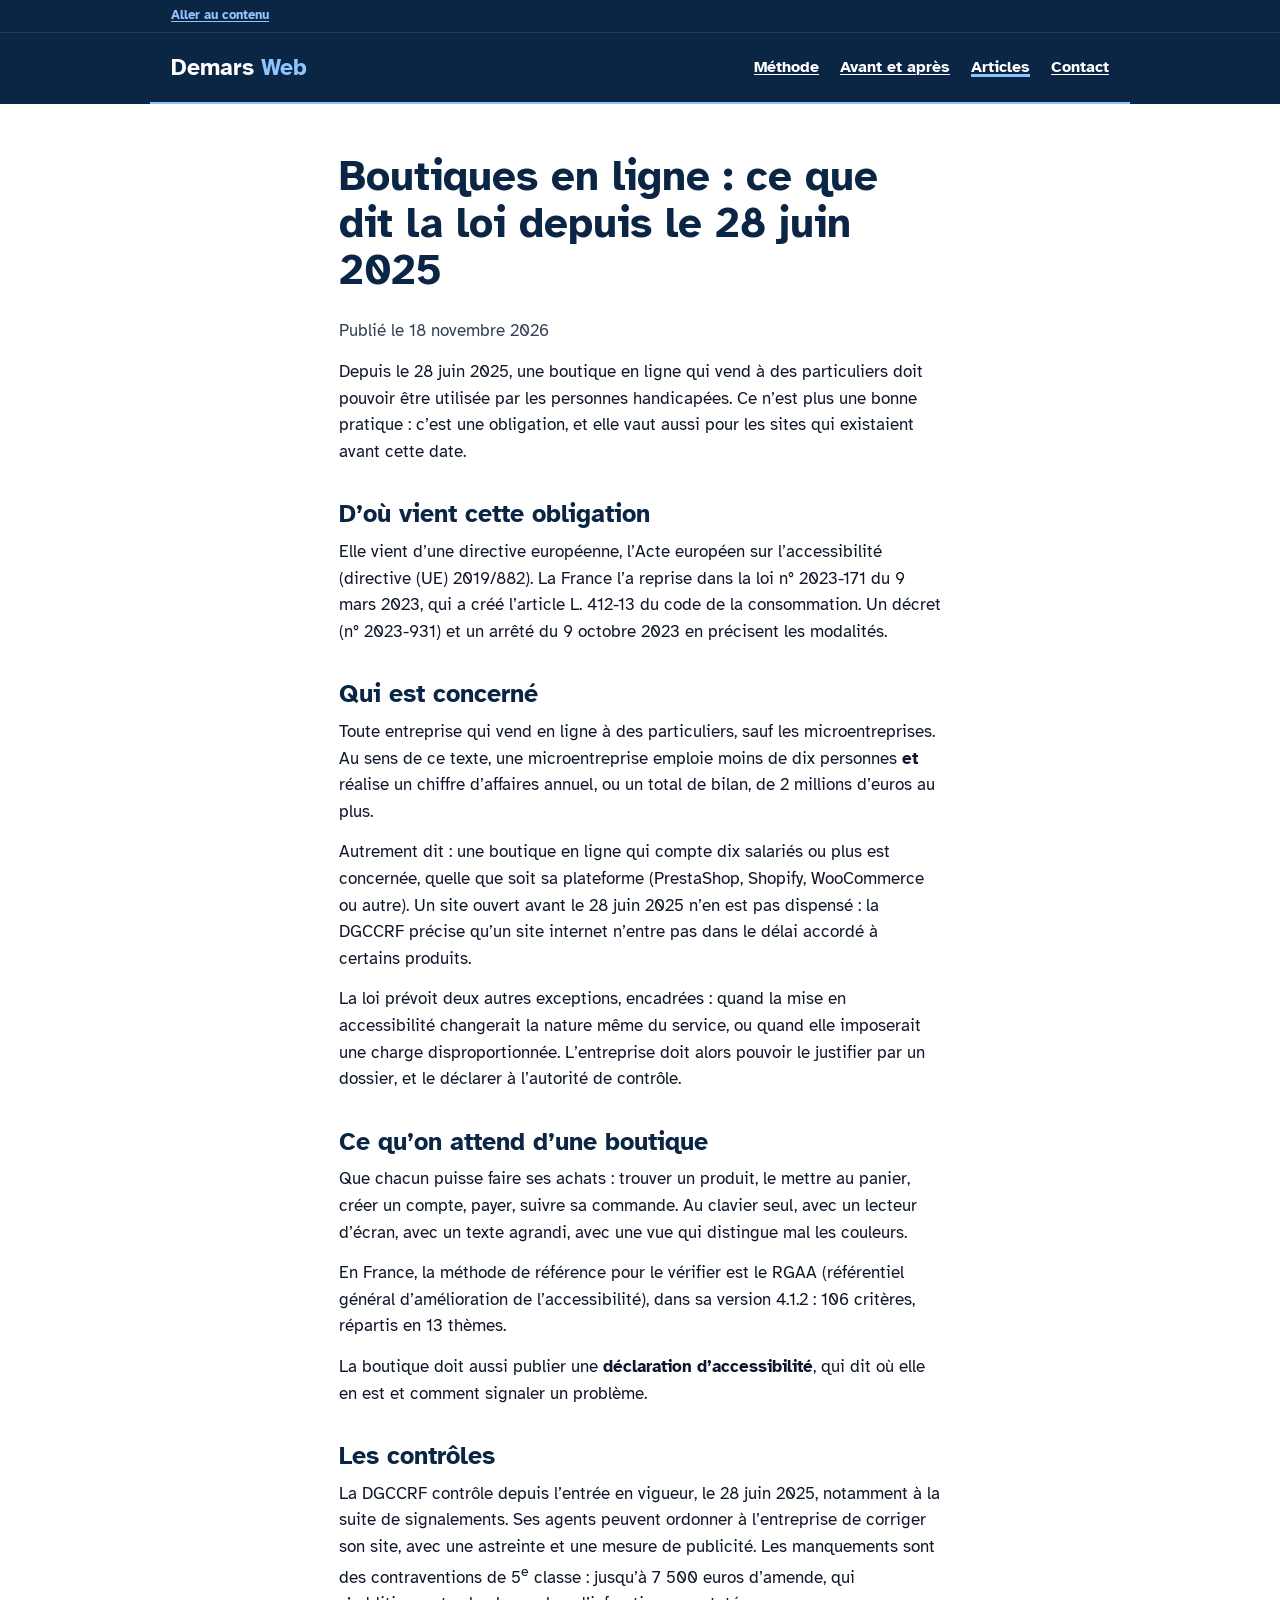
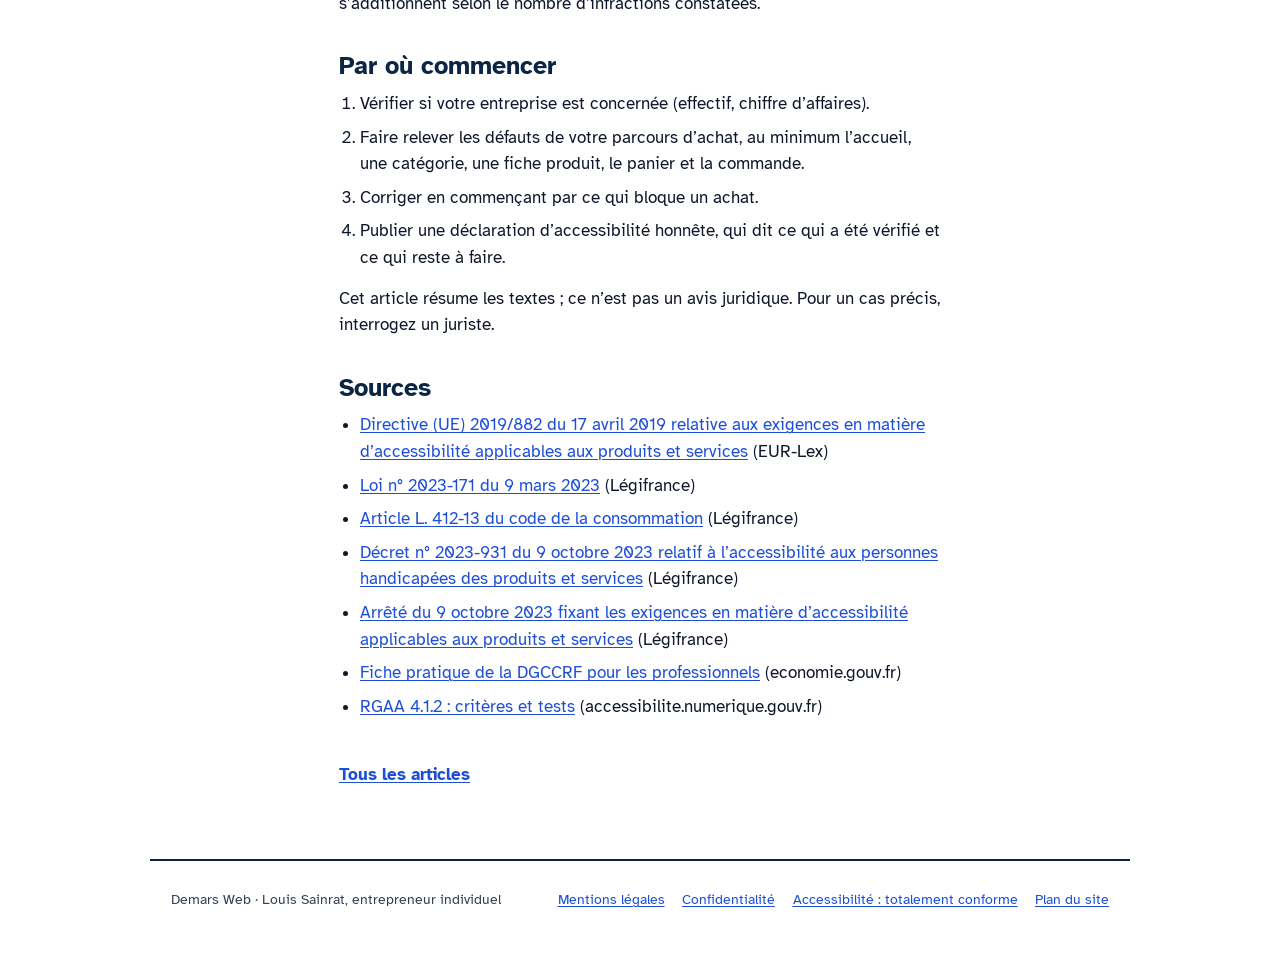
<file: articles/loi-boutiques-en-ligne.html>
<!doctype html>
<html lang="fr">
<head>
<meta charset="utf-8">
<meta name="viewport" content="width=device-width, initial-scale=1">
<meta name="color-scheme" content="light">
<title>Boutiques en ligne : ce que dit la loi depuis le 28 juin 2025 — Demars Web</title>
<meta name="description" content="Boutiques en ligne : ce que dit la loi depuis le 28 juin 2025">
<link rel="icon" href="data:,">
<link rel="stylesheet" href="../style.css">
</head>
<body>
<div class="barre-evitement"><div class="conteneur"><a class="evitement" href="#contenu">Aller au contenu</a></div></div>

<div class="fonce">
  <header class="entete conteneur">
    <a class="marque" href="/">Demars <span>Web</span></a>
    <nav class="menu" aria-label="Menu principal">
      <ul>
        <li><a href="/#methode">Méthode</a></li>
        <li><a href="/avant-apres">Avant et après</a></li>
        <li><a href="/articles/" aria-current="true">Articles</a></li>
        <li><a href="/#contact">Contact</a></li>
      </ul>
    </nav>
  </header>
</div>

<main id="contenu" class="page-texte conteneur">
<article>
<h1>Boutiques en ligne&nbsp;: ce que dit la loi depuis le 28 juin 2025</h1>

<p class="date">Publié le <time datetime="2026-11-18">18&nbsp;novembre 2026</time></p>

<p>Depuis le 28 juin 2025, une boutique en ligne qui vend à des particuliers doit pouvoir être utilisée par les personnes handicapées. Ce n’est plus une bonne pratique&nbsp;: c’est une obligation, et elle vaut aussi pour les sites qui existaient avant cette date.</p>

<h2>D’où vient cette obligation</h2>

<p>Elle vient d’une directive européenne, l’Acte européen sur l’accessibilité (directive (UE) 2019/882). La France l’a reprise dans la loi n° 2023-171 du 9 mars 2023, qui a créé l’article L. 412-13 du code de la consommation. Un décret (n° 2023-931) et un arrêté du 9 octobre 2023 en précisent les modalités.</p>

<h2>Qui est concerné</h2>

<p>Toute entreprise qui vend en ligne à des particuliers, sauf les microentreprises. Au sens de ce texte, une microentreprise emploie moins de dix personnes <strong>et</strong> réalise un chiffre d’affaires annuel, ou un total de bilan, de 2 millions d’euros au plus.</p>

<p>Autrement dit&nbsp;: une boutique en ligne qui compte dix salariés ou plus est concernée, quelle que soit sa plateforme (PrestaShop, Shopify, WooCommerce ou autre). Un site ouvert avant le 28 juin 2025 n’en est pas dispensé&nbsp;: la DGCCRF précise qu’un site internet n’entre pas dans le délai accordé à certains produits.</p>

<p>La loi prévoit deux autres exceptions, encadrées&nbsp;: quand la mise en accessibilité changerait la nature même du service, ou quand elle imposerait une charge disproportionnée. L’entreprise doit alors pouvoir le justifier par un dossier, et le déclarer à l’autorité de contrôle.</p>

<h2>Ce qu’on attend d’une boutique</h2>

<p>Que chacun puisse faire ses achats&nbsp;: trouver un produit, le mettre au panier, créer un compte, payer, suivre sa commande. Au clavier seul, avec un lecteur d’écran, avec un texte agrandi, avec une vue qui distingue mal les couleurs.</p>

<p>En France, la méthode de référence pour le vérifier est le RGAA (référentiel général d’amélioration de l’accessibilité), dans sa version 4.1.2&nbsp;: 106 critères, répartis en 13 thèmes.</p>

<p>La boutique doit aussi publier une <strong>déclaration d’accessibilité</strong>, qui dit où elle en est et comment signaler un problème.</p>

<h2>Les contrôles</h2>

<p>La DGCCRF contrôle depuis l’entrée en vigueur, le 28 juin 2025, notamment à la suite de signalements. Ses agents peuvent ordonner à l’entreprise de corriger son site, avec une astreinte et une mesure de publicité. Les manquements sont des contraventions de 5<sup>e</sup> classe&nbsp;: jusqu’à 7&nbsp;500&nbsp;euros d’amende, qui s’additionnent selon le nombre d’infractions constatées.</p>

<h2>Par où commencer</h2>

<ol>
  <li>Vérifier si votre entreprise est concernée (effectif, chiffre d’affaires).</li>
  <li>Faire relever les défauts de votre parcours d’achat, au minimum l’accueil, une catégorie, une fiche produit, le panier et la commande.</li>
  <li>Corriger en commençant par ce qui bloque un achat.</li>
  <li>Publier une déclaration d’accessibilité honnête, qui dit ce qui a été vérifié et ce qui reste à faire.</li>
</ol>

<p>Cet article résume les textes&nbsp;; ce n’est pas un avis juridique. Pour un cas précis, interrogez un juriste.</p>

<h2>Sources</h2>

<ul>
  <li><a href="https://eur-lex.europa.eu/eli/dir/2019/882/oj/fra">Directive (UE) 2019/882 du 17 avril 2019 relative aux exigences en matière d’accessibilité applicables aux produits et services</a> (EUR-Lex)</li>
  <li><a href="https://www.legifrance.gouv.fr/jorf/id/JORFTEXT000047281777">Loi n° 2023-171 du 9 mars 2023</a> (Légifrance)</li>
  <li><a href="https://www.legifrance.gouv.fr/codes/article_lc/LEGIARTI000047284913">Article L. 412-13 du code de la consommation</a> (Légifrance)</li>
  <li><a href="https://www.legifrance.gouv.fr/jorf/id/JORFTEXT000048178349">Décret n° 2023-931 du 9 octobre 2023 relatif à l’accessibilité aux personnes handicapées des produits et services</a> (Légifrance)</li>
  <li><a href="https://www.legifrance.gouv.fr/jorf/id/JORFTEXT000048178413">Arrêté du 9 octobre 2023 fixant les exigences en matière d’accessibilité applicables aux produits et services</a> (Légifrance)</li>
  <li><a href="https://www.economie.gouv.fr/dgccrf/les-fiches-pratiques/professionnels-vos-produits-et-services-doivent-etre-conformes-la-directive-accessibilite">Fiche pratique de la DGCCRF pour les professionnels</a> (economie.gouv.fr)</li>
  <li><a href="https://accessibilite.numerique.gouv.fr/methode/criteres-et-tests/">RGAA 4.1.2&nbsp;: critères et tests</a> (accessibilite.numerique.gouv.fr)</li>
</ul>
</article>

<p class="retour"><a href="/articles/">Tous les articles</a></p>
</main>

<footer class="pied conteneur">
  <p>Demars Web <span aria-hidden="true">·</span> Louis Sainrat, entrepreneur individuel</p>
  <nav aria-label="Informations sur le site">
    <ul>
      <li><a href="/mentions-legales">Mentions légales</a></li>
      <li><a href="/confidentialite">Confidentialité</a></li>
      <li><a href="/accessibilite">Accessibilité&nbsp;: totalement conforme</a></li>
      <li><a href="/plan-du-site">Plan du site</a></li>
    </ul>
  </nav>
</footer>
</body>
</html>
</file>
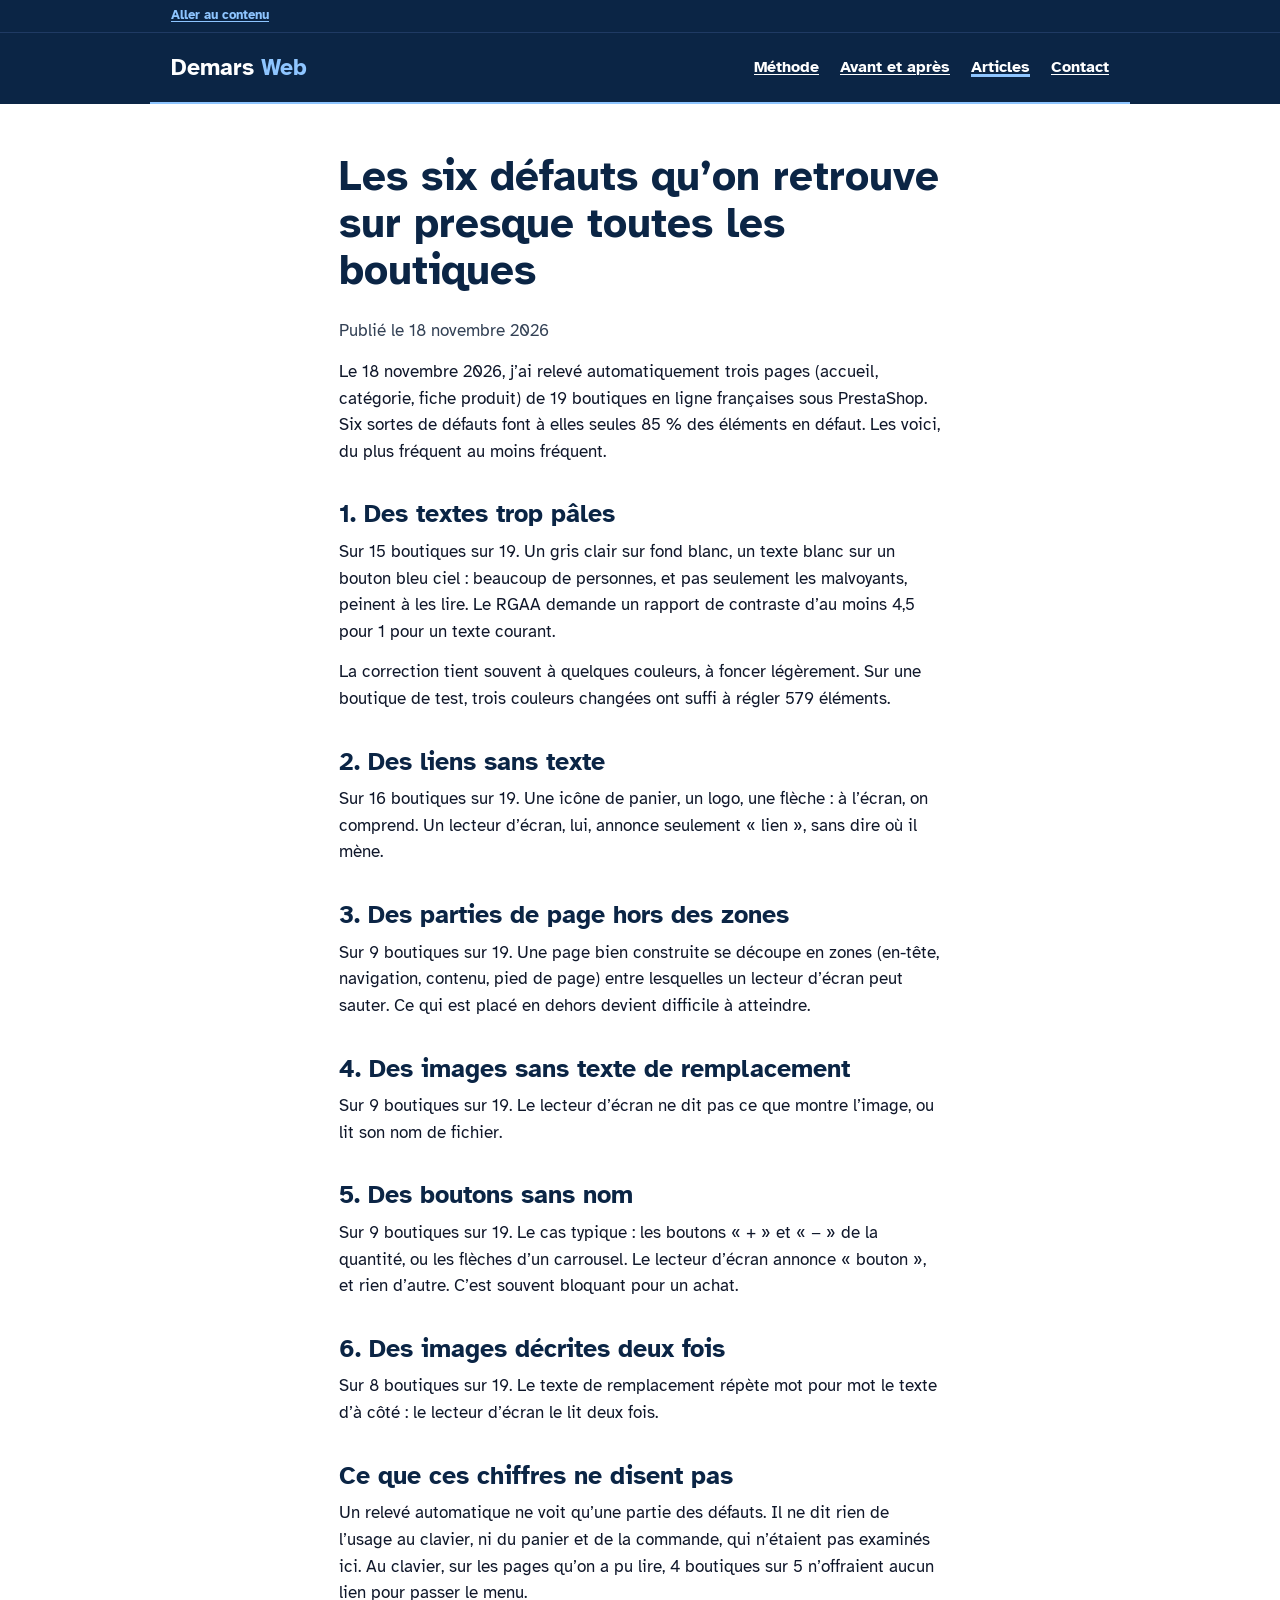
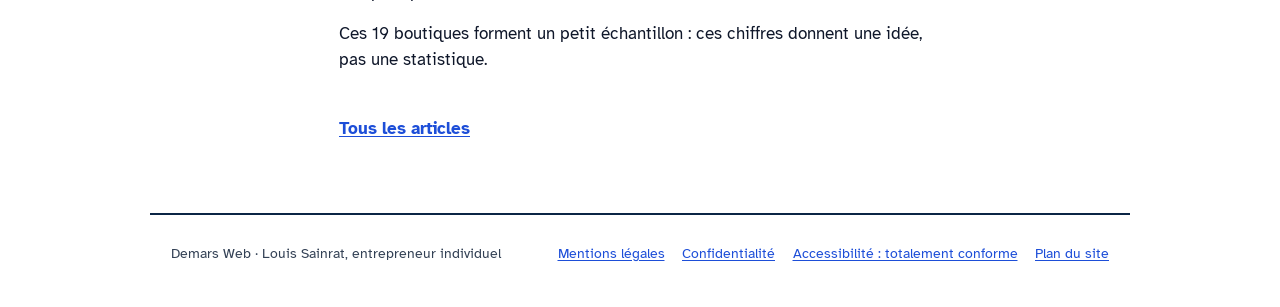
<file: articles/six-defauts-courants.html>
<!doctype html>
<html lang="fr">
<head>
<meta charset="utf-8">
<meta name="viewport" content="width=device-width, initial-scale=1">
<meta name="color-scheme" content="light">
<title>Les six défauts qu’on retrouve sur presque toutes les boutiques — Demars Web</title>
<meta name="description" content="Les six défauts qu’on retrouve sur presque toutes les boutiques">
<link rel="icon" href="data:,">
<link rel="stylesheet" href="../style.css">
</head>
<body>
<div class="barre-evitement"><div class="conteneur"><a class="evitement" href="#contenu">Aller au contenu</a></div></div>

<div class="fonce">
  <header class="entete conteneur">
    <a class="marque" href="/">Demars <span>Web</span></a>
    <nav class="menu" aria-label="Menu principal">
      <ul>
        <li><a href="/#methode">Méthode</a></li>
        <li><a href="/avant-apres">Avant et après</a></li>
        <li><a href="/articles/" aria-current="true">Articles</a></li>
        <li><a href="/#contact">Contact</a></li>
      </ul>
    </nav>
  </header>
</div>

<main id="contenu" class="page-texte conteneur">
<article>
<h1>Les six défauts qu’on retrouve sur presque toutes les boutiques</h1>

<p class="date">Publié le <time datetime="2026-11-18">18&nbsp;novembre 2026</time></p>

<p>Le 18 novembre 2026, j’ai relevé automatiquement trois pages (accueil, catégorie, fiche produit) de 19 boutiques en ligne françaises sous PrestaShop. Six sortes de défauts font à elles seules 85&nbsp;% des éléments en défaut. Les voici, du plus fréquent au moins fréquent.</p>

<h2>1. Des textes trop pâles</h2>

<p>Sur 15 boutiques sur 19. Un gris clair sur fond blanc, un texte blanc sur un bouton bleu ciel&nbsp;: beaucoup de personnes, et pas seulement les malvoyants, peinent à les lire. Le RGAA demande un rapport de contraste d’au moins 4,5 pour 1 pour un texte courant.</p>

<p>La correction tient souvent à quelques couleurs, à foncer légèrement. Sur une boutique de test, trois couleurs changées ont suffi à régler 579 éléments.</p>

<h2>2. Des liens sans texte</h2>

<p>Sur 16 boutiques sur 19. Une icône de panier, un logo, une flèche&nbsp;: à l’écran, on comprend. Un lecteur d’écran, lui, annonce seulement «&nbsp;lien&nbsp;», sans dire où il mène.</p>

<h2>3. Des parties de page hors des zones</h2>

<p>Sur 9 boutiques sur 19. Une page bien construite se découpe en zones (en-tête, navigation, contenu, pied de page) entre lesquelles un lecteur d’écran peut sauter. Ce qui est placé en dehors devient difficile à atteindre.</p>

<h2>4. Des images sans texte de remplacement</h2>

<p>Sur 9 boutiques sur 19. Le lecteur d’écran ne dit pas ce que montre l’image, ou lit son nom de fichier.</p>

<h2>5. Des boutons sans nom</h2>

<p>Sur 9 boutiques sur 19. Le cas typique&nbsp;: les boutons «&nbsp;+&nbsp;» et «&nbsp;−&nbsp;» de la quantité, ou les flèches d’un carrousel. Le lecteur d’écran annonce «&nbsp;bouton&nbsp;», et rien d’autre. C’est souvent bloquant pour un achat.</p>

<h2>6. Des images décrites deux fois</h2>

<p>Sur 8 boutiques sur 19. Le texte de remplacement répète mot pour mot le texte d’à côté&nbsp;: le lecteur d’écran le lit deux fois.</p>

<h2>Ce que ces chiffres ne disent pas</h2>

<p>Un relevé automatique ne voit qu’une partie des défauts. Il ne dit rien de l’usage au clavier, ni du panier et de la commande, qui n’étaient pas examinés ici. Au clavier, sur les pages qu’on a pu lire, 4 boutiques sur 5 n’offraient aucun lien pour passer le menu.</p>

<p>Ces 19 boutiques forment un petit échantillon&nbsp;: ces chiffres donnent une idée, pas une statistique.</p>
</article>

<p class="retour"><a href="/articles/">Tous les articles</a></p>
</main>

<footer class="pied conteneur">
  <p>Demars Web <span aria-hidden="true">·</span> Louis Sainrat, entrepreneur individuel</p>
  <nav aria-label="Informations sur le site">
    <ul>
      <li><a href="/mentions-legales">Mentions légales</a></li>
      <li><a href="/confidentialite">Confidentialité</a></li>
      <li><a href="/accessibilite">Accessibilité&nbsp;: totalement conforme</a></li>
      <li><a href="/plan-du-site">Plan du site</a></li>
    </ul>
  </nav>
</footer>
</body>
</html>
</file>
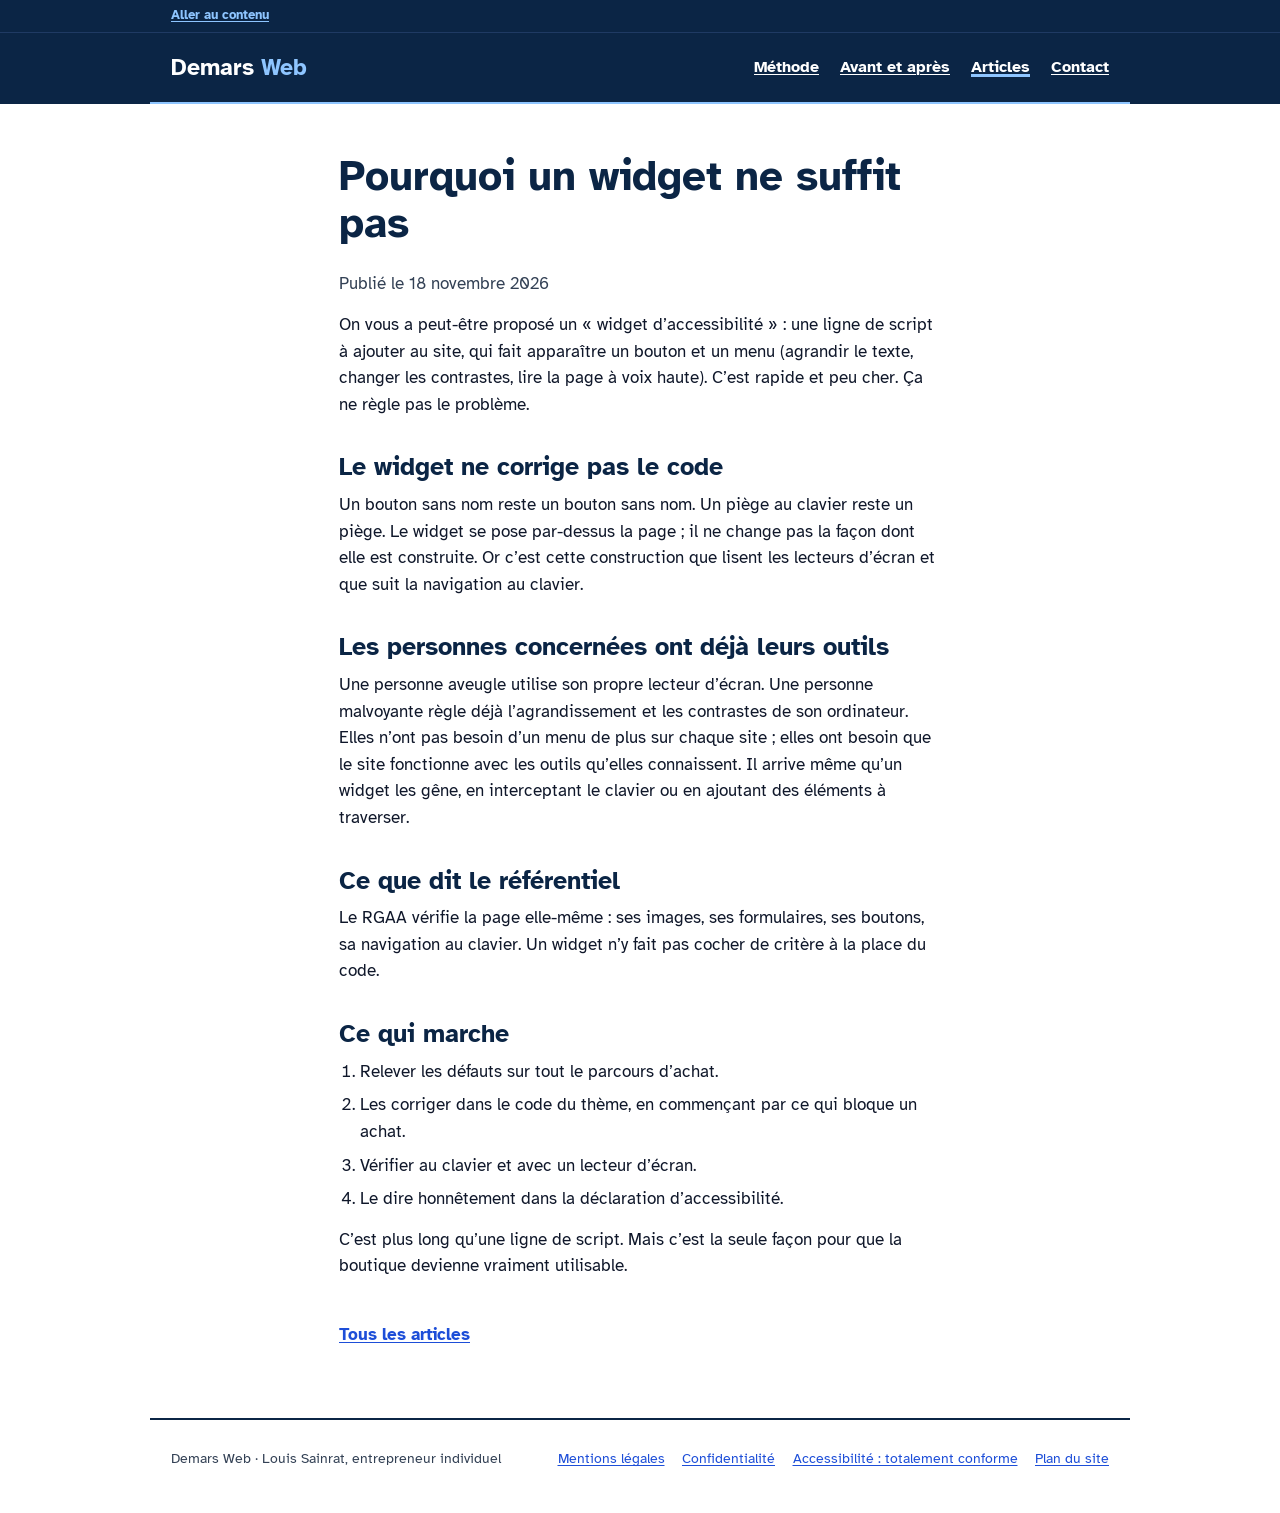
<file: articles/widget-ne-suffit-pas.html>
<!doctype html>
<html lang="fr">
<head>
<meta charset="utf-8">
<meta name="viewport" content="width=device-width, initial-scale=1">
<meta name="color-scheme" content="light">
<title>Pourquoi un widget ne suffit pas — Demars Web</title>
<meta name="description" content="Pourquoi un widget ne suffit pas">
<link rel="icon" href="data:,">
<link rel="stylesheet" href="../style.css">
</head>
<body>
<div class="barre-evitement"><div class="conteneur"><a class="evitement" href="#contenu">Aller au contenu</a></div></div>

<div class="fonce">
  <header class="entete conteneur">
    <a class="marque" href="/">Demars <span>Web</span></a>
    <nav class="menu" aria-label="Menu principal">
      <ul>
        <li><a href="/#methode">Méthode</a></li>
        <li><a href="/avant-apres">Avant et après</a></li>
        <li><a href="/articles/" aria-current="true">Articles</a></li>
        <li><a href="/#contact">Contact</a></li>
      </ul>
    </nav>
  </header>
</div>

<main id="contenu" class="page-texte conteneur">
<article>
<h1>Pourquoi un widget ne suffit pas</h1>

<p class="date">Publié le <time datetime="2026-11-18">18&nbsp;novembre 2026</time></p>

<p>On vous a peut-être proposé un «&nbsp;widget d’accessibilité&nbsp;»&nbsp;: une ligne de script à ajouter au site, qui fait apparaître un bouton et un menu (agrandir le texte, changer les contrastes, lire la page à voix haute). C’est rapide et peu cher. Ça ne règle pas le problème.</p>

<h2>Le widget ne corrige pas le code</h2>

<p>Un bouton sans nom reste un bouton sans nom. Un piège au clavier reste un piège. Le widget se pose par-dessus la page&nbsp;; il ne change pas la façon dont elle est construite. Or c’est cette construction que lisent les lecteurs d’écran et que suit la navigation au clavier.</p>

<h2>Les personnes concernées ont déjà leurs outils</h2>

<p>Une personne aveugle utilise son propre lecteur d’écran. Une personne malvoyante règle déjà l’agrandissement et les contrastes de son ordinateur. Elles n’ont pas besoin d’un menu de plus sur chaque site&nbsp;; elles ont besoin que le site fonctionne avec les outils qu’elles connaissent. Il arrive même qu’un widget les gêne, en interceptant le clavier ou en ajoutant des éléments à traverser.</p>

<h2>Ce que dit le référentiel</h2>

<p>Le RGAA vérifie la page elle-même&nbsp;: ses images, ses formulaires, ses boutons, sa navigation au clavier. Un widget n’y fait pas cocher de critère à la place du code.</p>

<h2>Ce qui marche</h2>

<ol>
  <li>Relever les défauts sur tout le parcours d’achat.</li>
  <li>Les corriger dans le code du thème, en commençant par ce qui bloque un achat.</li>
  <li>Vérifier au clavier et avec un lecteur d’écran.</li>
  <li>Le dire honnêtement dans la déclaration d’accessibilité.</li>
</ol>

<p>C’est plus long qu’une ligne de script. Mais c’est la seule façon pour que la boutique devienne vraiment utilisable.</p>
</article>

<p class="retour"><a href="/articles/">Tous les articles</a></p>
</main>

<footer class="pied conteneur">
  <p>Demars Web <span aria-hidden="true">·</span> Louis Sainrat, entrepreneur individuel</p>
  <nav aria-label="Informations sur le site">
    <ul>
      <li><a href="/mentions-legales">Mentions légales</a></li>
      <li><a href="/confidentialite">Confidentialité</a></li>
      <li><a href="/accessibilite">Accessibilité&nbsp;: totalement conforme</a></li>
      <li><a href="/plan-du-site">Plan du site</a></li>
    </ul>
  </nav>
</footer>
</body>
</html>
</file>
<file: style.css>
/* Demars Web — feuille de style unique.
   D'après la maquette retenue le 18 novembre 2026 (fonds clairs et foncés alternés, pas de thème sombre).
   Polices hébergées par le site (polices/, SIL Open Font License), polices du système en secours.
   Rien n'est chargé depuis un autre site. Aucune animation. */

@font-face {
  font-family: "Atkinson Hyperlegible";
  src: url("polices/AtkinsonHyperlegible-Regular.woff2") format("woff2");
  font-weight: 400;
  font-style: normal;
  font-display: swap;
}

@font-face {
  font-family: "Atkinson Hyperlegible";
  src: url("polices/AtkinsonHyperlegible-Bold.woff2") format("woff2");
  font-weight: 700;
  font-style: normal;
  font-display: swap;
}

@font-face {
  font-family: "Atkinson Hyperlegible Mono";
  src: url("polices/AtkinsonHyperlegibleMono-wght.woff2") format("woff2");
  font-weight: 200 800;
  font-style: normal;
  font-display: swap;
}

:root {
  color-scheme: light;
  --marine: #0b2545;
  --ciel: #8ec5ff;
  --encre: #0f172a;
  --gris: #334155;
  --lien: #1d4ed8;
  --lien-survol: #1e3a8a;
  --pale: #dce8f7;
  --pale-sur-marine: #dbe4f0;
  --blanc: #ffffff;
  --retire: #fca5a5;
  --ajoute: #86efac;
  --texte: "Atkinson Hyperlegible", system-ui, -apple-system, "Segoe UI", Roboto, "Helvetica Neue", Arial, sans-serif;
  --mono: "Atkinson Hyperlegible Mono", ui-monospace, "Cascadia Mono", Consolas, "Liberation Mono", monospace;
  /* Couleur du contour de focus : foncée sur fond clair, blanche sur fond foncé (voir .fonce). */
  --focus: var(--marine);
}

*,
*::before,
*::after {
  box-sizing: border-box;
}

html {
  -webkit-text-size-adjust: 100%;
  text-size-adjust: 100%;
  /* Tout le site est en rem : cette ligne règle l'échelle d'ensemble, en restant relative au réglage du visiteur. */
  font-size: 87.5%;
}

body {
  margin: 0;
  background: var(--blanc);
  color: var(--encre);
  font-family: var(--texte);
  font-size: 1.1875rem;
  line-height: 1.6;
  overflow-wrap: break-word;
}

img {
  max-width: 100%;
  height: auto;
}

/* Zones à fond foncé : texte blanc, contour de focus blanc. */
.fonce {
  background: var(--marine);
  color: var(--blanc);
  --focus: var(--blanc);
}

.conteneur {
  max-width: 70rem;
  margin: 0 auto;
  padding-left: 1rem;
  padding-right: 1rem;
}

@media (min-width: 40em) {
  .conteneur {
    padding-left: 1.5rem;
    padding-right: 1.5rem;
  }
}

.visuellement-cache {
  position: absolute;
  width: 1px;
  height: 1px;
  margin: -1px;
  padding: 0;
  overflow: hidden;
  clip: rect(0 0 0 0);
  clip-path: inset(50%);
  white-space: nowrap;
  border: 0;
}

/* Liens : soulignés, pour être reconnus sans la couleur. */
a {
  color: var(--lien);
  text-decoration: underline;
  text-decoration-thickness: 0.0625em;
  text-underline-offset: 0.15em;
}

a:hover {
  color: var(--lien-survol);
  text-decoration-thickness: 0.125em;
}

.fonce a {
  color: var(--blanc);
}

.fonce a:hover {
  color: var(--blanc);
}

/* Focus toujours visible : contour de 3 px, de la couleur de la zone. */
a:focus,
a:focus-visible,
[tabindex]:focus,
[tabindex]:focus-visible {
  outline: 0.1875rem solid var(--focus);
  outline-offset: 0.1875rem;
}

/* Lien d'évitement : toujours visible, dans un bandeau au-dessus de l'en-tête.
   Caché hors de l'écran, il n'apparaissait pas quand un lecteur d'écran (NVDA) lui donnait le focus
   sans que le navigateur le marque comme tel. */
.barre-evitement {
  background: var(--marine);
  border-bottom: 0.0625rem solid #1f3a63;
  font-size: 0.9375rem;
  --focus: var(--blanc);
}

.barre-evitement .conteneur {
  padding-top: 0.375rem;
  padding-bottom: 0.375rem;
}

.evitement {
  color: var(--ciel);
  font-weight: 700;
}

.evitement:hover {
  color: var(--blanc);
}

/* ---------- En-tête ---------- */

.entete {
  display: flex;
  flex-wrap: wrap;
  gap: 1rem 1.5rem;
  align-items: center;
  justify-content: space-between;
  padding-top: 1.5rem;
  padding-bottom: 1.5rem;
  border-bottom: 0.1875rem solid var(--ciel);
}

.marque {
  font-weight: 700;
  font-size: 1.625rem;
  line-height: 1.2;
  color: var(--blanc);
  text-decoration: none;
}

.fonce .marque:hover {
  text-decoration: underline;
}

.marque span {
  color: var(--ciel);
}

.menu ul {
  display: flex;
  flex-wrap: wrap;
  gap: 0.5rem 1.5rem;
  margin: 0;
  padding: 0;
  list-style: none;
  font-size: 1.125rem;
  font-weight: 700;
}

/* Page en cours : trait épais sous le lien, en plus de aria-current. */
.menu a[aria-current] {
  text-decoration-thickness: 0.1875em;
  text-decoration-color: var(--ciel);
}

/* ---------- Accueil : ouverture ---------- */

.ouverture {
  display: flex;
  flex-wrap: wrap;
  gap: 3rem;
  align-items: center;
  padding-top: 4.5rem;
  padding-bottom: 5rem;
}

.ouverture-texte {
  flex: 1 1 32rem;
  min-width: 0;
}

.surtitre {
  margin: 0 0 1rem;
  font-family: var(--mono);
  font-size: 1rem;
  font-weight: 700;
  color: var(--ciel);
}

h1 {
  margin: 0 0 1.75rem;
  font-weight: 700;
  font-size: clamp(2.25rem, 1.5rem + 3vw, 3.75rem);
  line-height: 1.06;
}

.ouverture h1 span {
  color: var(--ciel);
}

.chapo {
  margin: 0 0 2.25rem;
  max-width: 34em;
  font-size: 1.3125rem;
  color: var(--pale-sur-marine);
}

.actions {
  display: flex;
  flex-wrap: wrap;
  gap: 1rem;
  align-items: center;
}

.bouton-principal,
.bouton-secondaire {
  display: inline-block;
  max-width: 100%;
  font-weight: 700;
  text-decoration: none;
  overflow-wrap: anywhere;
}

.bouton-principal {
  padding: 1rem 1.75rem;
  border: 0.1875rem solid var(--ciel);
  background: var(--ciel);
  color: var(--marine);
}

.fonce .bouton-principal,
.fonce .bouton-principal:hover {
  color: var(--marine);
}

.bouton-secondaire {
  padding: 0.8125rem 1.5rem;
  border: 0.1875rem solid var(--ciel);
  color: var(--blanc);
}

.bouton-principal:hover,
.bouton-secondaire:hover {
  text-decoration: underline;
  text-decoration-thickness: 0.125em;
}

/* Exemple de correction dans le code. */
.code {
  flex: 1 1 25rem;
  min-width: 0;
  margin: 0;
  background: var(--encre);
  color: var(--blanc);
  border: 0.1875rem solid var(--ciel);
  font-family: var(--mono);
  font-size: 0.9375rem;
  line-height: 1.7;
}

.code-titre {
  margin: 0;
  padding: 0.625rem 1rem;
  background: var(--ciel);
  color: var(--marine);
  font-size: 0.8125rem;
  font-weight: 700;
  overflow-wrap: anywhere;
}

.code-lignes {
  padding: 1rem;
}

.code-lignes p {
  margin: 0;
  white-space: pre-wrap;
  overflow-wrap: anywhere;
}

.code .retire {
  color: var(--retire);
}

.code .ajoute {
  color: var(--ajoute);
}

.code figcaption {
  padding: 0.75rem 1rem;
  border-top: 0.125rem solid var(--gris);
  font-family: var(--texte);
  font-size: 1rem;
  color: var(--pale-sur-marine);
}

/* ---------- Sections ---------- */

.section {
  padding-top: 4.5rem;
  padding-bottom: 4.5rem;
}

.section-pale {
  background: var(--pale);
}

.trait-bas {
  border-bottom: 0.1875rem solid var(--marine);
}

.trait-haut {
  border-top: 0.1875rem solid var(--marine);
}

h2 {
  margin: 0 0 2rem;
  font-size: clamp(1.75rem, 1.3rem + 1.6vw, 2.5rem);
  line-height: 1.15;
  color: var(--marine);
}

.fonce h2 {
  color: var(--blanc);
}

h3 {
  margin: 0 0 0.5rem;
  font-size: 1.375rem;
  line-height: 1.25;
}

p,
ul,
ol {
  margin: 0 0 1rem;
}

.mono {
  font-family: var(--mono);
  font-weight: 700;
  color: var(--lien);
}

/* Essayez sur votre boutique */
.essai {
  display: flex;
  flex-wrap: wrap;
  gap: 2.5rem;
  align-items: center;
  padding-top: 4rem;
  padding-bottom: 4rem;
}

.essai > div {
  flex: 1 1 23.75rem;
  min-width: 0;
}

.essai h2 {
  margin-bottom: 0.75rem;
  font-size: 2.25rem;
}

kbd {
  display: inline-block;
  padding: 0.125rem 0.625rem;
  background: var(--blanc);
  color: var(--encre);
  border: 0.125rem solid var(--marine);
  border-bottom-width: 0.25rem;
  border-radius: 0.375rem;
  font-family: inherit;
  font-weight: 700;
  line-height: 1.4;
}

.chiffres {
  display: flex;
  flex-direction: column;
  gap: 0.75rem;
  margin: 0;
  padding: 0;
  list-style: none;
  font-size: 1.125rem;
}

.chiffres li {
  padding: 0.75rem 1rem;
  background: var(--blanc);
  border: 0.125rem solid var(--marine);
}

.note {
  margin: 0.75rem 0 0;
  font-size: 0.9375rem;
  color: var(--gris);
}

/* Cartes */
.cartes {
  display: flex;
  flex-wrap: wrap;
  gap: 1.5rem;
  margin: 0;
  padding: 0;
  list-style: none;
}

.cartes > li {
  flex: 1 1 18.75rem;
  min-width: 0;
  padding: 1.5rem;
  border: 0.1875rem solid var(--marine);
}

.cartes .mono {
  margin: 0 0 0.5rem;
}

.cartes p:last-child {
  margin: 0;
  color: var(--gris);
}

/* Méthode */
.etapes {
  display: flex;
  flex-wrap: wrap;
  gap: 1rem;
  margin: 0;
  padding: 0;
  list-style: none;
}

.etapes > li {
  flex: 1 1 12.5rem;
  min-width: 0;
  padding: 1.25rem;
  background: var(--blanc);
  color: var(--encre);
  border: 0.1875rem solid var(--ciel);
}

.etapes .mono {
  margin: 0 0 0.375rem;
}

.etapes p:last-child {
  margin: 0;
  font-size: 1.0625rem;
}

/* Tableau avant / après */
.sous-titre {
  margin: -1.5rem 0 2rem;
  color: var(--gris);
}

.resultats {
  width: 100%;
  border-collapse: collapse;
  font-size: 1.1875rem;
}

.resultats caption {
  padding: 0 0 0.75rem;
  text-align: left;
  font-size: 1rem;
  color: var(--gris);
}

.resultats thead tr {
  background: var(--marine);
  color: var(--blanc);
}

/* Le tableau défile dans son cadre seulement s'il ne tient pas (texte très agrandi sur petit écran). */
.tableau {
  overflow-x: auto;
}

.tableau + p {
  margin-top: 1.5rem;
}

.resultats th,
.resultats td {
  padding: 0.875rem 0.75rem;
}

.resultats thead th,
.resultats .nombre {
  white-space: nowrap;
}

@media (max-width: 30em) {
  .resultats {
    font-size: 1rem;
  }

  .resultats th,
  .resultats td {
    padding: 0.75rem 0.5rem;
  }
}

.resultats thead th {
  padding-top: 0.75rem;
  padding-bottom: 0.75rem;
  text-align: left;
}

.resultats .nombre {
  text-align: right;
  font-family: var(--mono);
}

.resultats tbody tr {
  border-bottom: 0.125rem solid var(--marine);
}

.resultats tbody tr:nth-child(even) {
  background: var(--pale);
}

.resultats tbody th {
  text-align: left;
  font-weight: 400;
}

.resultats .apres {
  font-weight: 700;
  color: var(--lien);
}

.suite {
  margin: 1.75rem 0 0;
  font-weight: 700;
}

/* Liste d'articles */
.liste-articles {
  display: flex;
  flex-direction: column;
  gap: 0.75rem;
  margin: 0;
  padding: 0;
  list-style: none;
  font-size: 1.3125rem;
  font-weight: 700;
}

.liste-articles li {
  padding: 1.125rem 1.25rem;
  background: var(--blanc);
  border: 0.125rem solid var(--marine);
}

/* Contact */
.contact {
  display: flex;
  flex-wrap: wrap;
  gap: 2rem;
  align-items: center;
  justify-content: space-between;
}

.contact > div {
  flex: 1 1 30rem;
  min-width: 0;
}

.contact h2 {
  margin-bottom: 0.75rem;
}

.contact p {
  margin: 0;
  color: var(--pale-sur-marine);
}

.contact .contact-bouton {
  min-width: 0;
  max-width: 100%;
  margin: 0;
  color: var(--blanc);
}

.contact .bouton-principal {
  padding: 1.125rem 1.875rem;
}

/* Texte de secours quand le script ne tourne pas. */
.adresse-secours {
  font-weight: 700;
}

/* ---------- Pages de texte ---------- */

.page-texte {
  max-width: 46rem;
  padding-top: 3.5rem;
  padding-bottom: 4rem;
}

.page-texte h1 {
  color: var(--marine);
  font-size: clamp(2rem, 1.5rem + 2vw, 3rem);
  line-height: 1.12;
}

.page-texte h2 {
  margin: 2.5rem 0 0.75rem;
  font-size: clamp(1.375rem, 1.2rem + 0.8vw, 1.75rem);
}

.page-texte ul,
.page-texte ol {
  padding-left: 1.5rem;
}

.page-texte li {
  margin-bottom: 0.5rem;
}

.date {
  color: var(--gris);
}

/* Plan du site : listes imbriquées, sans marge en trop. */
.plan ul {
  margin: 0.5rem 0 0;
}

.commencer {
  max-width: 46rem;
  padding-left: 1.75rem;
  font-size: 1.125rem;
}

.commencer li {
  margin-bottom: 1rem;
  padding-left: 0.25rem;
}

.commencer-suite {
  margin-top: 1.5rem;
  font-weight: 700;
}

.a-completer {
  color: var(--gris);
}

.retour {
  margin-top: 3rem;
  font-weight: 700;
}

/* Page avant / après : plus large, pour les images. */
.page-large {
  padding-top: 3.5rem;
  padding-bottom: 4rem;
}

.page-large h1 {
  color: var(--marine);
  font-size: clamp(2rem, 1.5rem + 2vw, 3rem);
  line-height: 1.12;
}

.page-large > p,
.page-large .etape > p,
.page-large .etape > ul,
.page-large section > p,
.page-large section > ul {
  max-width: 46rem;
}

.page-large h2 {
  margin: 3.5rem 0 1rem;
  font-size: clamp(1.5rem, 1.2rem + 1.2vw, 2.25rem);
}

.page-large ul {
  padding-left: 1.5rem;
}

.page-large li {
  margin-bottom: 0.5rem;
}

.encadre {
  max-width: 46rem;
  margin: 0 0 2.5rem;
  padding: 1.25rem 1.5rem;
  background: var(--pale);
  border-left: 0.375rem solid var(--marine);
}

.encadre p:last-child {
  margin: 0;
}

.images {
  display: flex;
  flex-wrap: wrap;
  gap: 1.5rem;
  margin: 1.5rem 0;
}

.images figure {
  flex: 1 1 22rem;
  min-width: 0;
  margin: 0;
}

.images img {
  display: block;
  width: 100%;
  border: 0.125rem solid var(--marine);
}

.images figcaption {
  margin-bottom: 0.5rem;
  font-family: var(--mono);
  font-weight: 700;
  color: var(--marine);
}

/* ---------- Pied de page ---------- */

.pied {
  display: flex;
  flex-wrap: wrap;
  gap: 1rem;
  justify-content: space-between;
  padding-top: 2rem;
  padding-bottom: 3rem;
  font-size: 1rem;
  color: var(--gris);
  border-top: 0.1875rem solid var(--marine);
}

.pied p {
  margin: 0;
}

.pied ul {
  display: flex;
  flex-wrap: wrap;
  gap: 0.5rem 1.25rem;
  margin: 0;
  padding: 0;
  list-style: none;
}

.pied a[aria-current] {
  font-weight: 700;
  text-decoration-thickness: 0.15em;
}

/* Aucune animation sur ce site ; par précaution, rien ne bouge si le système demande de réduire les animations. */
@media (prefers-reduced-motion: reduce) {
  *,
  *::before,
  *::after {
    animation: none !important;
    transition: none !important;
    scroll-behavior: auto !important;
  }
}
</file>
